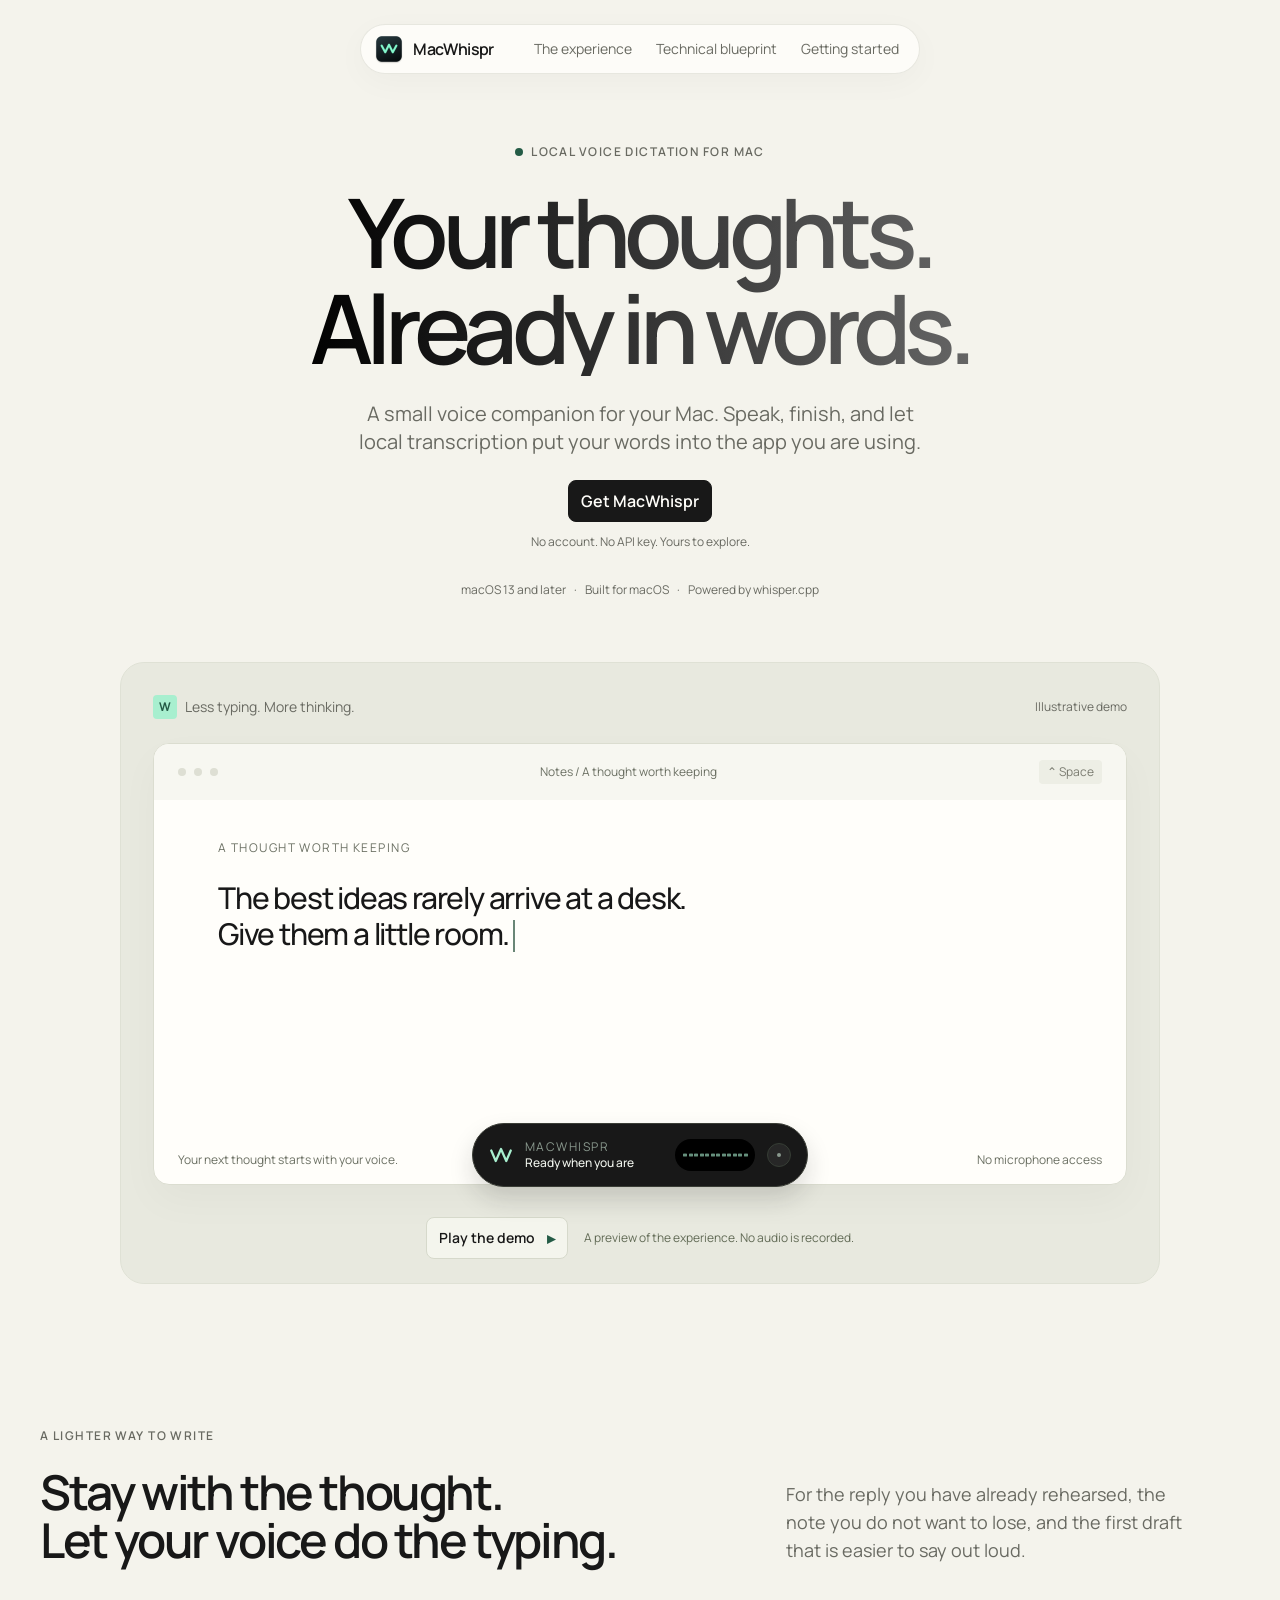
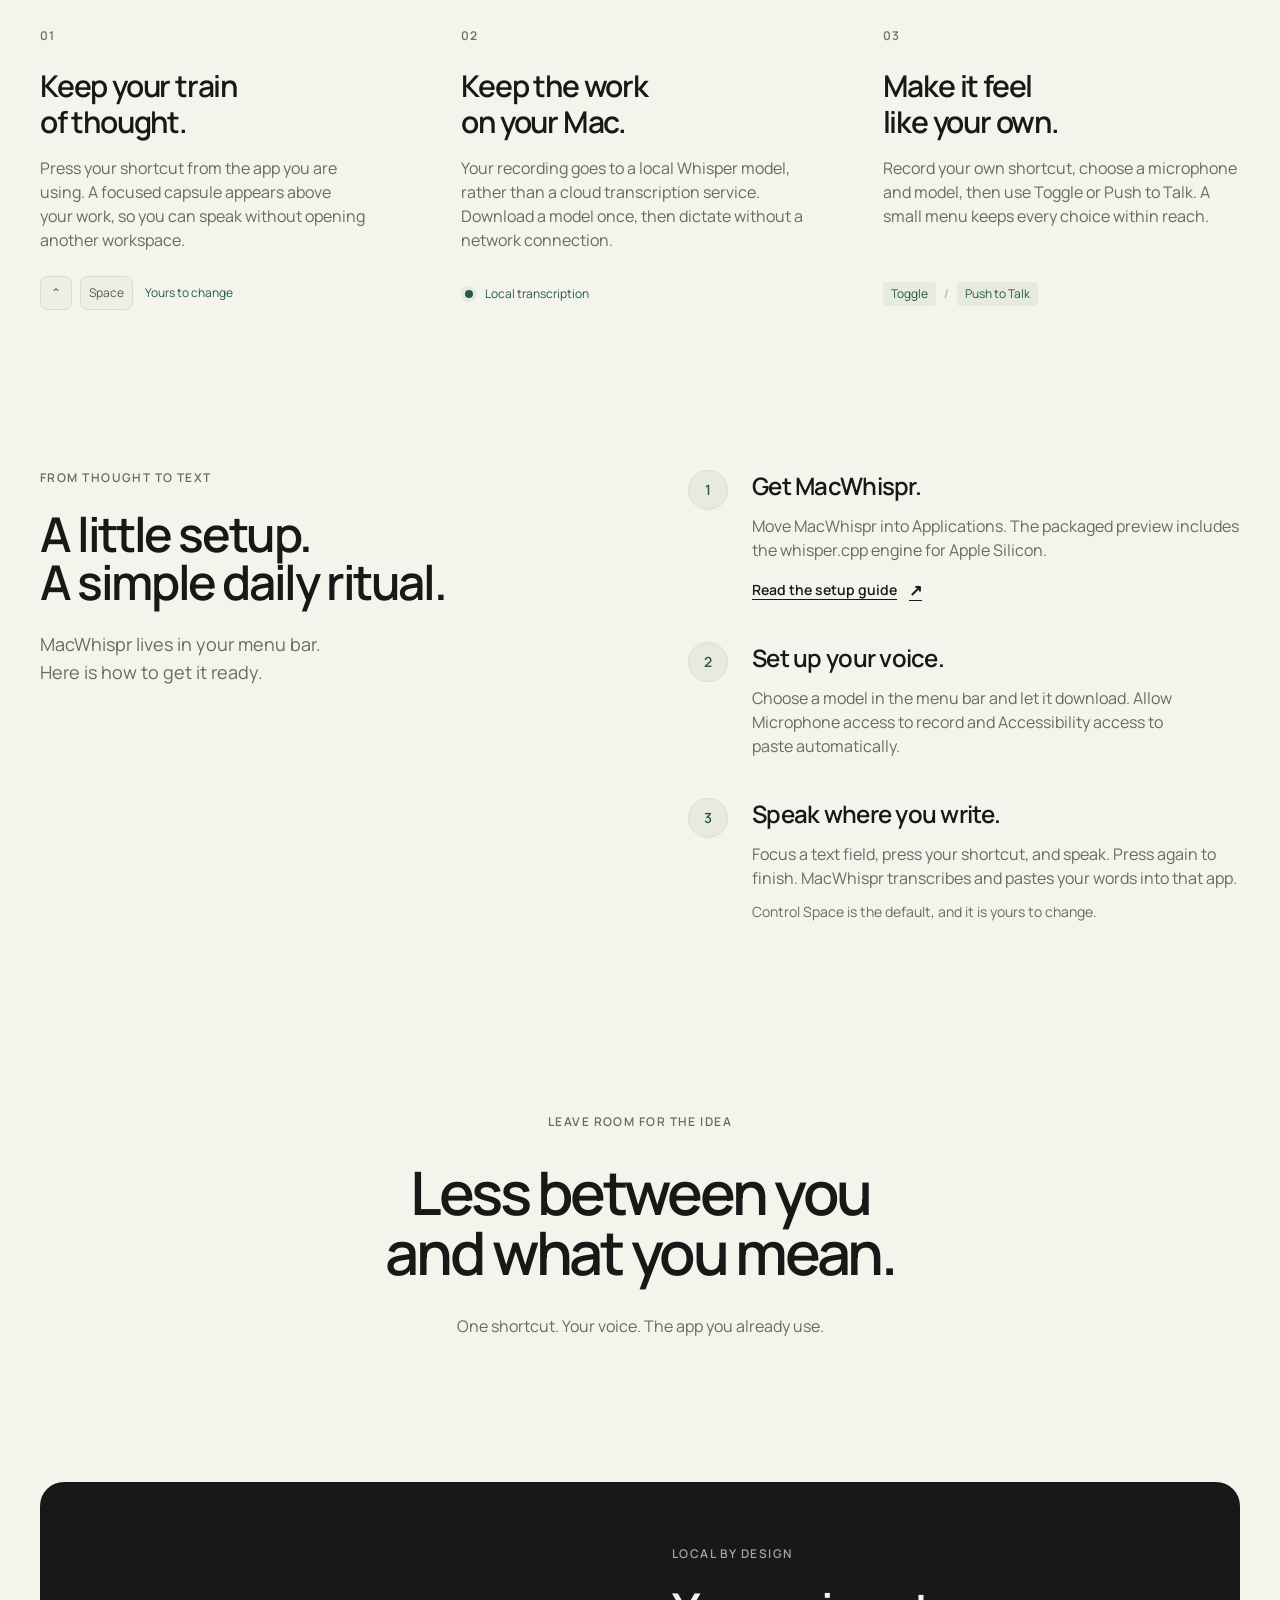
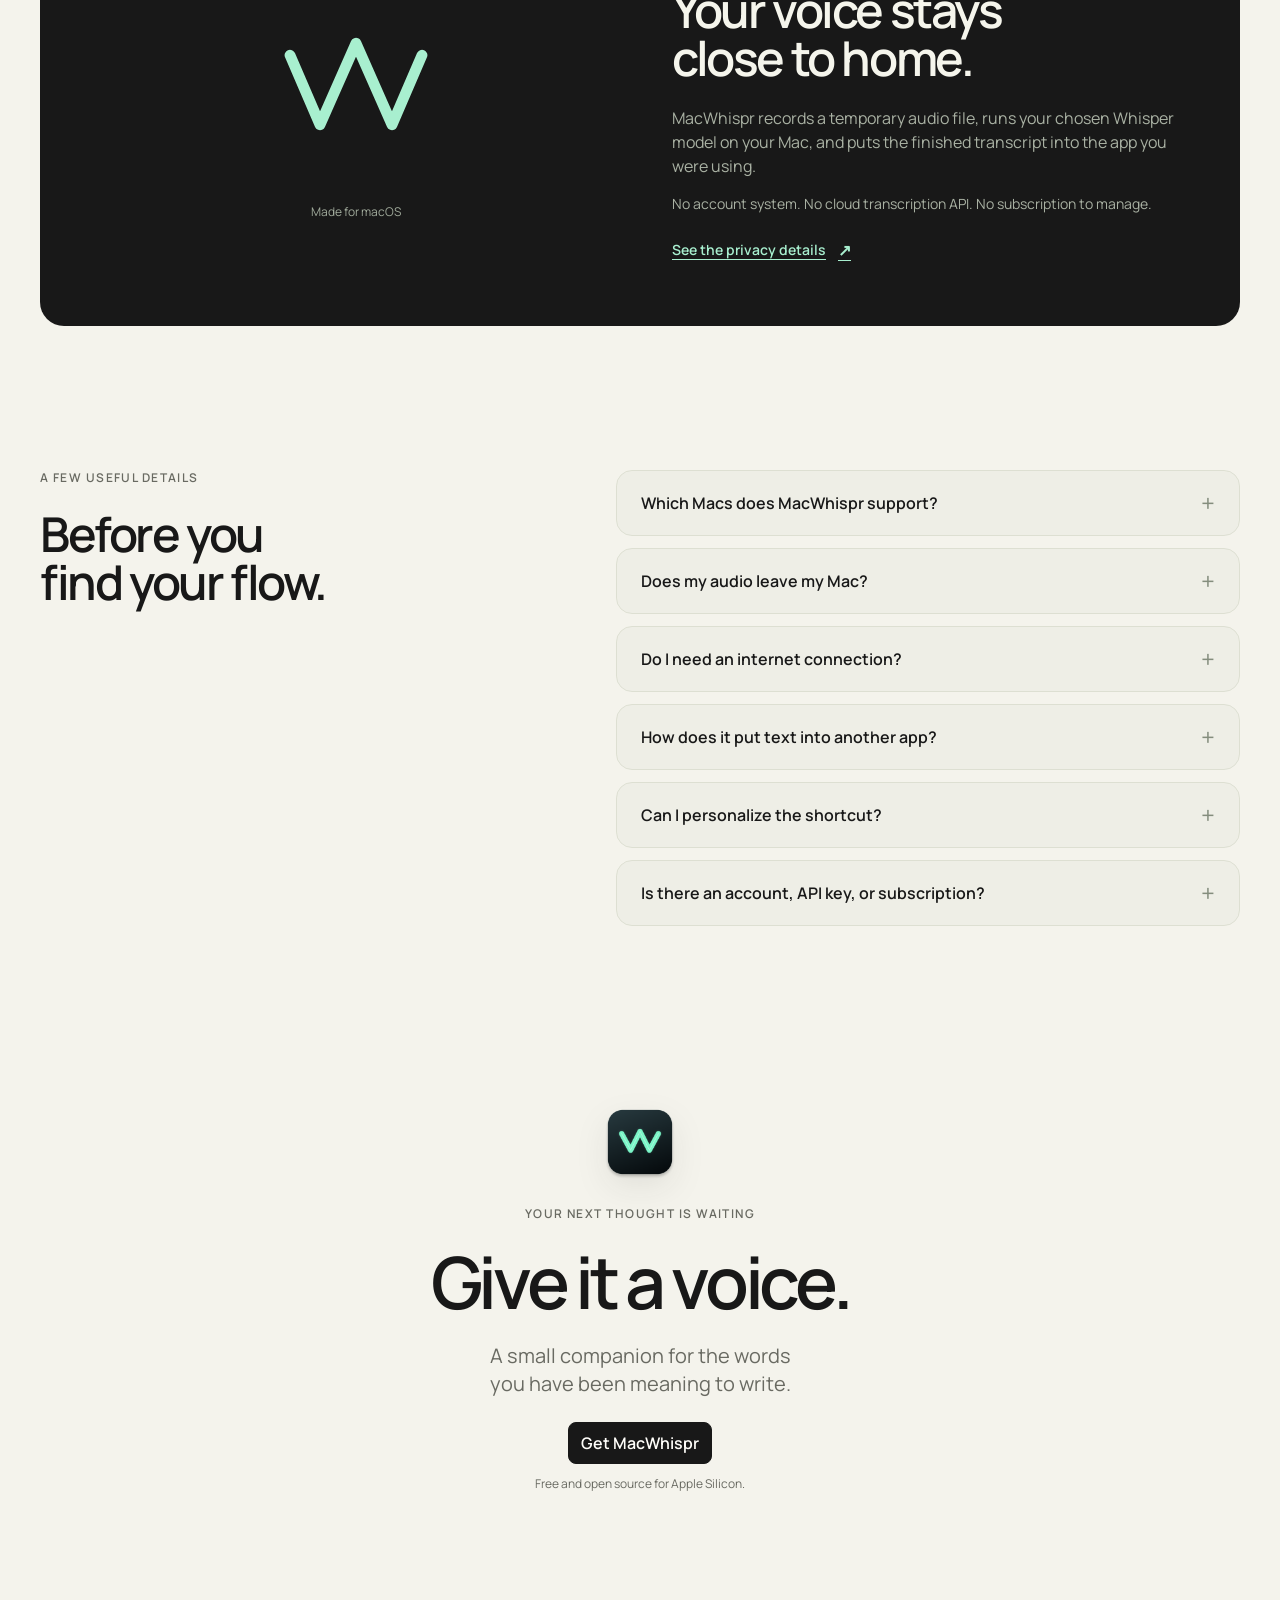
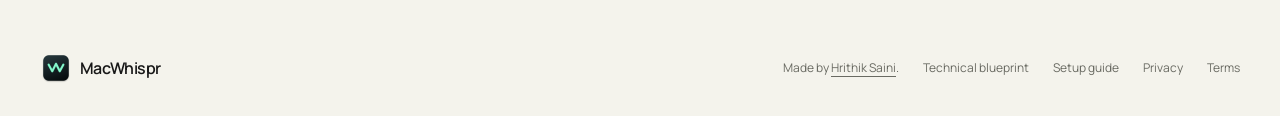
<file: site/index.html>
<!doctype html>
<html lang="en">
<head>
  <meta charset="utf-8">
  <meta name="viewport" content="width=device-width, initial-scale=1">
  <meta name="theme-color" content="#f4f3ec">
  <title>MacWhispr — Local voice dictation for Mac</title>
  <meta name="description" content="Turn speech into text in the app you use. MacWhispr brings local whisper.cpp dictation, a focused voice capsule, and your own shortcut to macOS.">
  <meta property="og:type" content="website">
  <meta property="og:title" content="MacWhispr — Your thoughts. Already in words.">
  <meta property="og:description" content="A small voice companion for your Mac. Local transcription. A shortcut away.">
  <meta property="og:image" content="assets/brand/social-card.png">
  <meta property="og:image:alt" content="MacWhispr, local voice dictation for Mac">
  <meta name="twitter:card" content="summary_large_image">
  <meta name="twitter:title" content="MacWhispr — Local voice dictation for Mac">
  <meta name="twitter:description" content="Your thoughts. Already in words.">
  <meta name="twitter:image" content="assets/brand/social-card.png">
  <link rel="icon" type="image/png" href="assets/brand/favicon.png">
  <link rel="apple-touch-icon" href="assets/brand/apple-touch-icon.png">
  <link rel="preload" href="assets/fonts/manrope-variable.ttf" as="font" type="font/ttf" crossorigin>
  <link rel="stylesheet" href="styles.css">
  <script defer src="app.js"></script>
</head>
<body>
  <a class="skip-link" href="#main">Skip to content</a>
  <header class="site-header">
    <nav class="island-nav" aria-label="Main navigation">
      <a class="brand" href="index.html" aria-label="MacWhispr home" aria-current="page"><img src="assets/brand/app-icon.png" width="32" height="32" alt=""><span>MacWhispr</span></a>
      <div class="desktop-nav"><a href="#experience">The experience</a><a href="design.html">Technical blueprint</a><a href="#setup">Getting started</a></div>
      <button class="menu-toggle" type="button" aria-expanded="false" aria-controls="menu-dialog" aria-label="Open navigation"><span></span><span></span></button>
    </nav>
  </header>
  <div class="menu-dialog" id="menu-dialog" role="dialog" aria-modal="true" aria-label="Navigation" hidden>
    <div class="menu-content"><p class="eyebrow">A little space to think</p><nav aria-label="Expanded navigation"><a href="#experience">The experience</a><a href="design.html">Technical blueprint</a><a href="#setup">Getting started</a><a href="#questions">Questions</a></nav><p class="menu-footnote">Made for your Mac. Built by Hrithik Saini.</p></div>
  </div>

  <main id="main">
    <section class="hero section-shell" aria-labelledby="hero-title">
      <div class="hero-copy reveal">
        <p class="eyebrow hero-eyebrow"><span class="status-dot" aria-hidden="true"></span>Local voice dictation for Mac</p>
        <h1 id="hero-title">Your thoughts.<br>Already in words.</h1>
        <p class="hero-description">A small voice companion for your Mac. Speak, finish, and let local transcription put your words into the app you are using.</p>
        <a class="button button-dark" href="https://github.com/hrithiksaini99/MacWhispr/releases/latest">Get MacWhispr</a>
        <p class="cta-note">No account. No API key. Yours to explore.</p>
        <div class="hero-proof"><span>macOS 13 and later</span><span aria-hidden="true">·</span><span>Built for macOS</span><span aria-hidden="true">·</span><span>Powered by whisper.cpp</span></div>
      </div>
      <div class="demo-stage reveal" aria-label="An illustrative demo of MacWhispr">
        <div class="demo-note"><span class="mini-mark" aria-hidden="true">W</span><span>Less typing. More thinking.</span><span class="demo-indication">Illustrative demo</span></div>
        <div class="writing-window">
          <div class="window-top"><div class="traffic-lights" aria-hidden="true"><span></span><span></span><span></span></div><span>Notes / A thought worth keeping</span><span class="window-shortcut">⌃ Space</span></div>
          <div class="writing-body"><p class="document-label">A thought worth keeping</p><p class="document-text" id="demo-text">The best ideas rarely arrive at a desk.<br>Give them a little room.</p><span class="text-caret" aria-hidden="true"></span></div>
          <div class="document-foot"><span id="demo-hint">Your next thought starts with your voice.</span><span class="demo-no-mic">No microphone access</span></div>
        </div>
        <div class="demo-capsule" data-state="idle" aria-hidden="true">
          <svg class="capsule-mark" viewBox="0 0 32 32" fill="none"><path d="M3 10L9 24L16 8L23 24L29 10" stroke="currentColor" stroke-width="3" stroke-linecap="round" stroke-linejoin="round"/></svg>
          <div class="capsule-label"><span>MACWHISPR</span><strong id="capsule-status">Ready when you are</strong></div>
          <div class="capsule-signal"><i></i><i></i><i></i><i></i><i></i><i></i><i></i><i></i><i></i><i></i><i></i><i></i></div>
          <span class="capsule-end"><span></span></span>
        </div>
        <div class="demo-controls"><button class="demo-button" id="demo-play" type="button">Play the demo<span class="play-symbol" aria-hidden="true">▸</span></button><p id="demo-status" class="demo-status" role="status" aria-live="polite">A preview of the experience. No audio is recorded.</p></div>
      </div>
    </section>

    <section class="experience section-shell" id="experience" aria-labelledby="experience-title">
      <div class="section-intro reveal"><p class="eyebrow">A lighter way to write</p><h2 id="experience-title">Stay with the thought.<br>Let your voice do the typing.</h2><p>For the reply you have already rehearsed, the note you do not want to lose, and the first draft that is easier to say out loud.</p></div>
      <div class="benefits">
        <article class="benefit reveal"><span class="section-number">01</span><h3>Keep your train<br>of thought.</h3><p>Press your shortcut from the app you are using. A focused capsule appears above your work, so you can speak without opening another workspace.</p><div class="benefit-detail shortcut-detail"><kbd>⌃</kbd><kbd>Space</kbd><span>Yours to change</span></div></article>
        <article class="benefit reveal"><span class="section-number">02</span><h3>Keep the work<br>on your Mac.</h3><p>Your recording goes to a local Whisper model, rather than a cloud transcription service. Download a model once, then dictate without a network connection.</p><div class="benefit-detail"><span class="local-signal" aria-hidden="true"></span><span>Local transcription</span></div></article>
        <article class="benefit reveal"><span class="section-number">03</span><h3>Make it feel<br>like your own.</h3><p>Record your own shortcut, choose a microphone and model, then use Toggle or Push to Talk. A small menu keeps every choice within reach.</p><div class="benefit-detail"><span class="mode-label">Toggle</span><span class="mode-divider" aria-hidden="true">/</span><span class="mode-label">Push to Talk</span></div></article>
      </div>
    </section>

    <section class="setup section-shell" id="setup" aria-labelledby="setup-title">
      <div class="setup-heading reveal"><p class="eyebrow">From thought to text</p><h2 id="setup-title">A little setup.<br>A simple daily ritual.</h2><p>MacWhispr lives in your menu bar.<br>Here is how to get it ready.</p></div>
      <ol class="setup-steps">
        <li class="setup-step reveal"><span class="step-number">1</span><div><h3>Get MacWhispr.</h3><p>Move MacWhispr into Applications. The packaged preview includes the whisper.cpp engine for Apple Silicon.</p><a class="text-link" href="setup.html">Read the setup guide <span aria-hidden="true">↗</span></a></div></li>
        <li class="setup-step reveal"><span class="step-number">2</span><div><h3>Set up your voice.</h3><p>Choose a model in the menu bar and let it download. Allow Microphone access to record and Accessibility access to paste automatically.</p></div></li>
        <li class="setup-step reveal"><span class="step-number">3</span><div><h3>Speak where you write.</h3><p>Focus a text field, press your shortcut, and speak. Press again to finish. MacWhispr transcribes and pastes your words into that app.</p><p class="step-aside">Control Space is the default, and it is yours to change.</p></div></li>
      </ol>
    </section>

    <section class="tagline-section section-shell" aria-labelledby="tagline-title"><p class="eyebrow reveal">Leave room for the idea</p><h2 class="word-reveal" id="tagline-title"><span>Less</span> <span>between</span> <span>you</span><br><span>and</span> <span>what</span> <span>you</span> <span>mean.</span></h2><p class="tagline-note reveal">One shortcut. Your voice. The app you already use.</p></section>

    <section class="source-section section-shell" aria-labelledby="source-title"><div class="source-panel reveal"><div class="source-art" aria-hidden="true"><svg viewBox="0 0 160 160" fill="none"><path d="M25 56L50 114L80 46L110 114L135 56" stroke="currentColor" stroke-width="9" stroke-linecap="round" stroke-linejoin="round"/></svg><span>Made for macOS</span></div><div class="source-copy"><p class="eyebrow">Local by design</p><h2 id="source-title">Your voice stays<br>close to home.</h2><p>MacWhispr records a temporary audio file, runs your chosen Whisper model on your Mac, and puts the finished transcript into the app you were using.</p><p class="source-details">No account system. No cloud transcription API. No subscription to manage.</p><a class="text-link light-link" href="privacy.html">See the privacy details <span aria-hidden="true">↗</span></a></div></div></section>

    <section class="faq section-shell" id="questions" aria-labelledby="faq-title"><div class="faq-heading reveal"><p class="eyebrow">A few useful details</p><h2 id="faq-title">Before you<br>find your flow.</h2></div><div class="faq-list reveal">
      <details><summary>Which Macs does MacWhispr support?<span aria-hidden="true">+</span></summary><div><p>MacWhispr targets macOS 13 or later. It has been built and exercised on Apple Silicon. Intel is supported by the package configuration and engine lookup paths, but has not yet been verified on an Intel Mac.</p></div></details>
      <details><summary>Does my audio leave my Mac?<span aria-hidden="true">+</span></summary><div><p>MacWhispr transcribes your recording locally through whisper.cpp. Audio is not uploaded for transcription. Temporary recordings are removed after processing, although an abrupt exit can leave temporary files behind. Your latest transcript stays on the clipboard.</p><p>Model downloads contact Hugging Face. See the <a href="privacy.html">privacy details</a> for storage and logging information.</p></div></details>
      <details><summary>Do I need an internet connection?<span aria-hidden="true">+</span></summary><div><p>You need internet access to download MacWhispr and a model. The Apple Silicon preview includes the transcription engine. Once a model is installed, recording and transcription run locally without a network connection.</p></div></details>
      <details><summary>How does it put text into another app?<span aria-hidden="true">+</span></summary><div><p>MacWhispr remembers the app that was active when recording started, puts the transcript on the clipboard, and sends Command V with Accessibility permission. You can paste manually if that permission is unavailable. Some secure fields and apps may reject automated paste.</p></div></details>
      <details><summary>Can I personalize the shortcut?<span aria-hidden="true">+</span></summary><div><p>Yes. Open Shortcut in the menu and press a combination using Command, Option, or Control. MacWhispr checks that the shortcut is available before saving it. The menu also includes microphone, model, Toggle, and Push to Talk choices.</p></div></details>
      <details><summary>Is there an account, API key, or subscription?<span aria-hidden="true">+</span></summary><div><p>No. MacWhispr uses a local engine and model files. The developer preview does not require an account or paid API service. You will need space for a model, a compatible Mac, and the system permissions described in the setup guide.</p></div></details>
    </div></section>

    <section class="final-cta section-shell" id="get" aria-labelledby="final-title"><div class="reveal"><img class="final-icon" src="assets/brand/app-icon.png" width="80" height="80" alt="MacWhispr app icon"><p class="eyebrow">Your next thought is waiting</p><h2 id="final-title">Give it a voice.</h2><p>A small companion for the words<br>you have been meaning to write.</p><a class="button button-dark" href="https://github.com/hrithiksaini99/MacWhispr/releases/latest">Get MacWhispr</a><p class="cta-note">Free and open source for Apple Silicon.</p></div></section>
  </main>

  <footer class="site-footer section-shell"><a class="brand" href="index.html" aria-label="MacWhispr home"><img src="assets/brand/app-icon.png" width="32" height="32" alt=""><span>MacWhispr</span></a><p>Made by <a href="https://github.com/hrithiksaini99">Hrithik Saini</a>.</p><nav aria-label="Footer navigation"><a href="design.html">Technical blueprint</a><a href="setup.html">Setup guide</a><a href="privacy.html">Privacy</a><a href="terms.html">Terms</a></nav></footer>
</body>
</html>
</file>
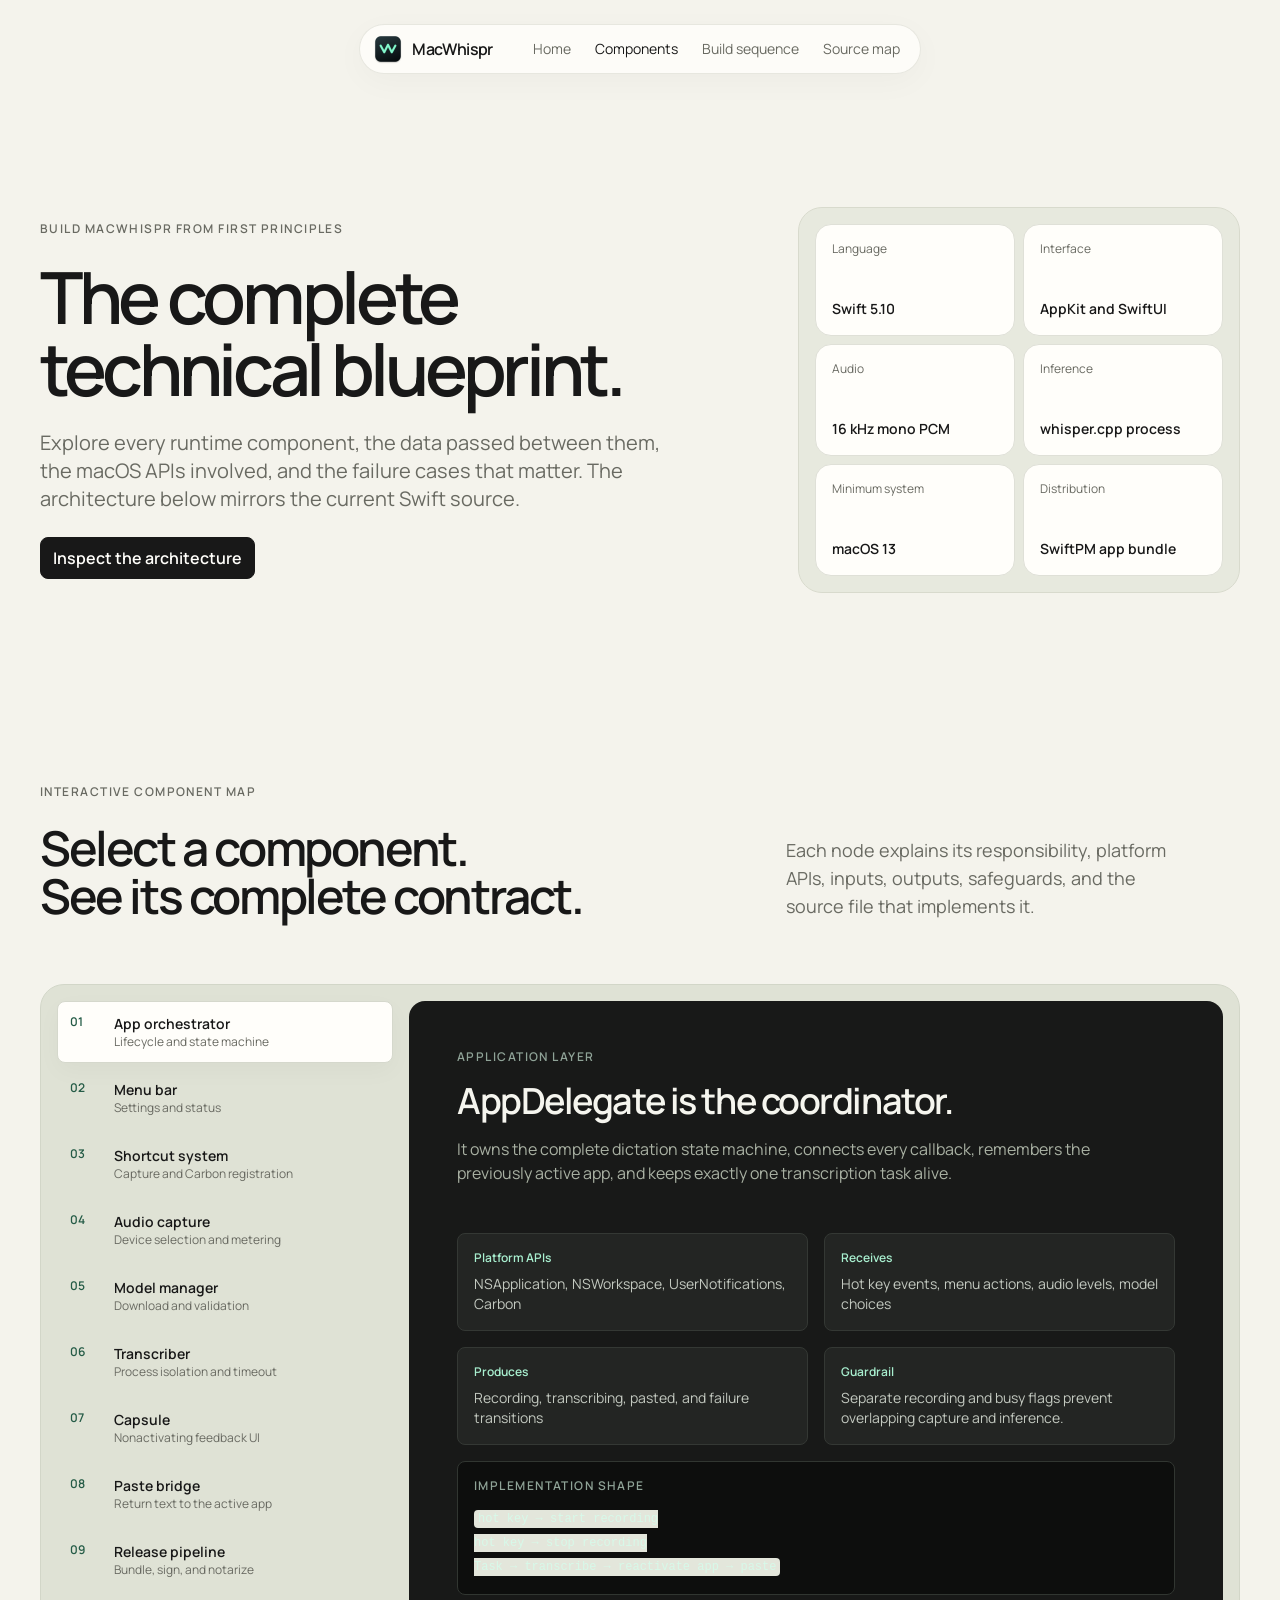
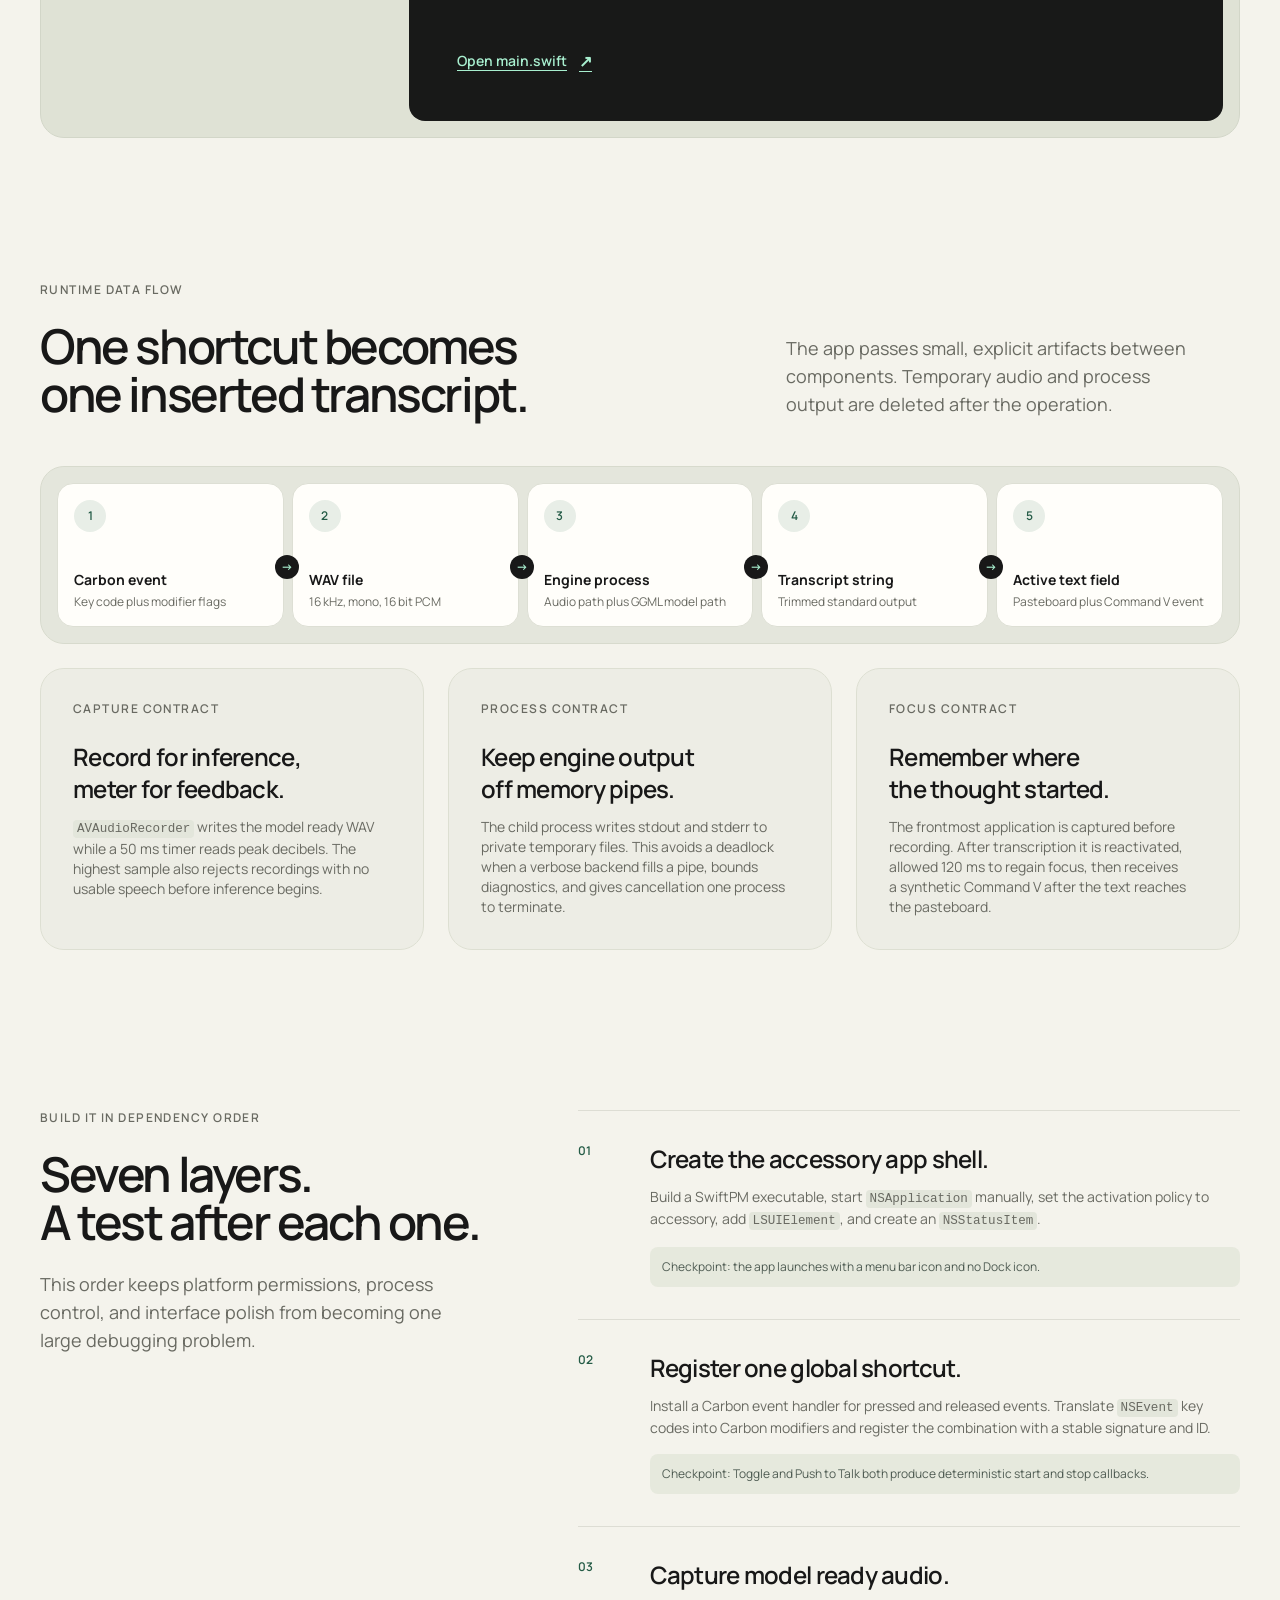
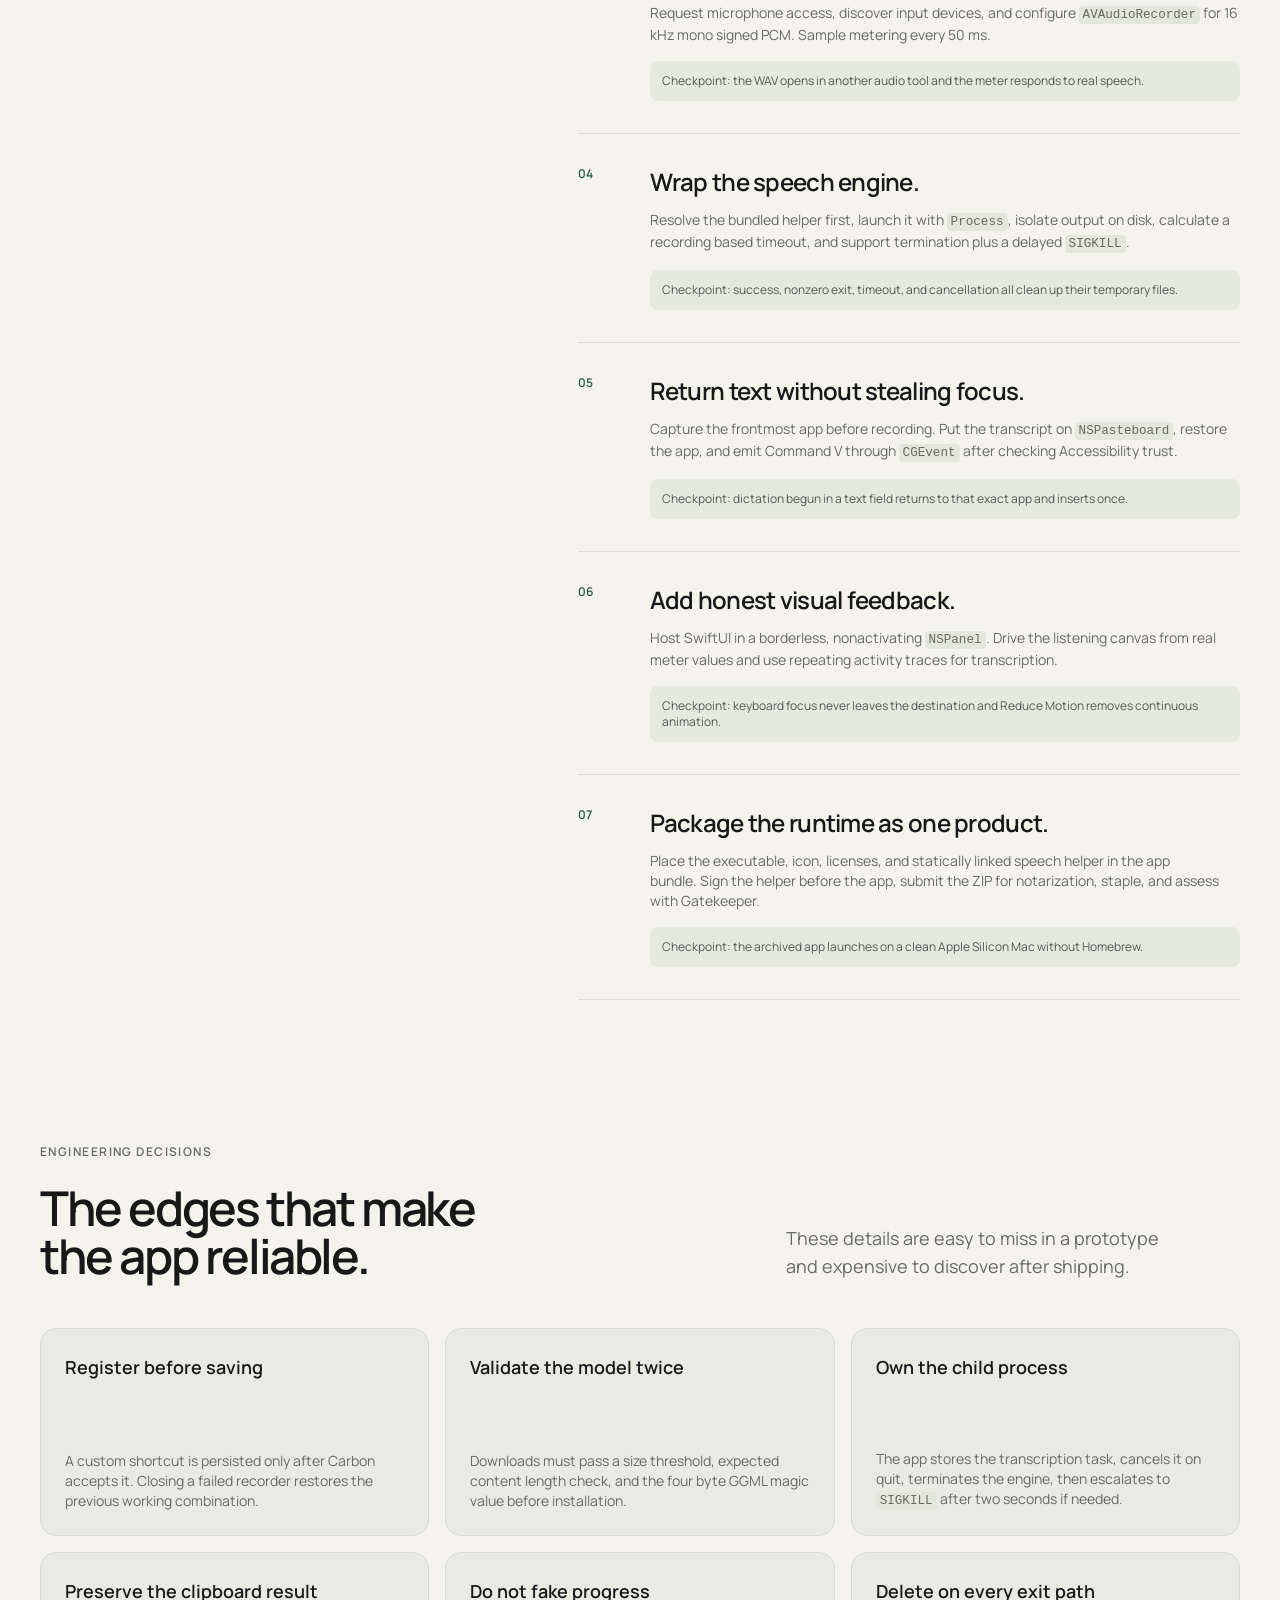
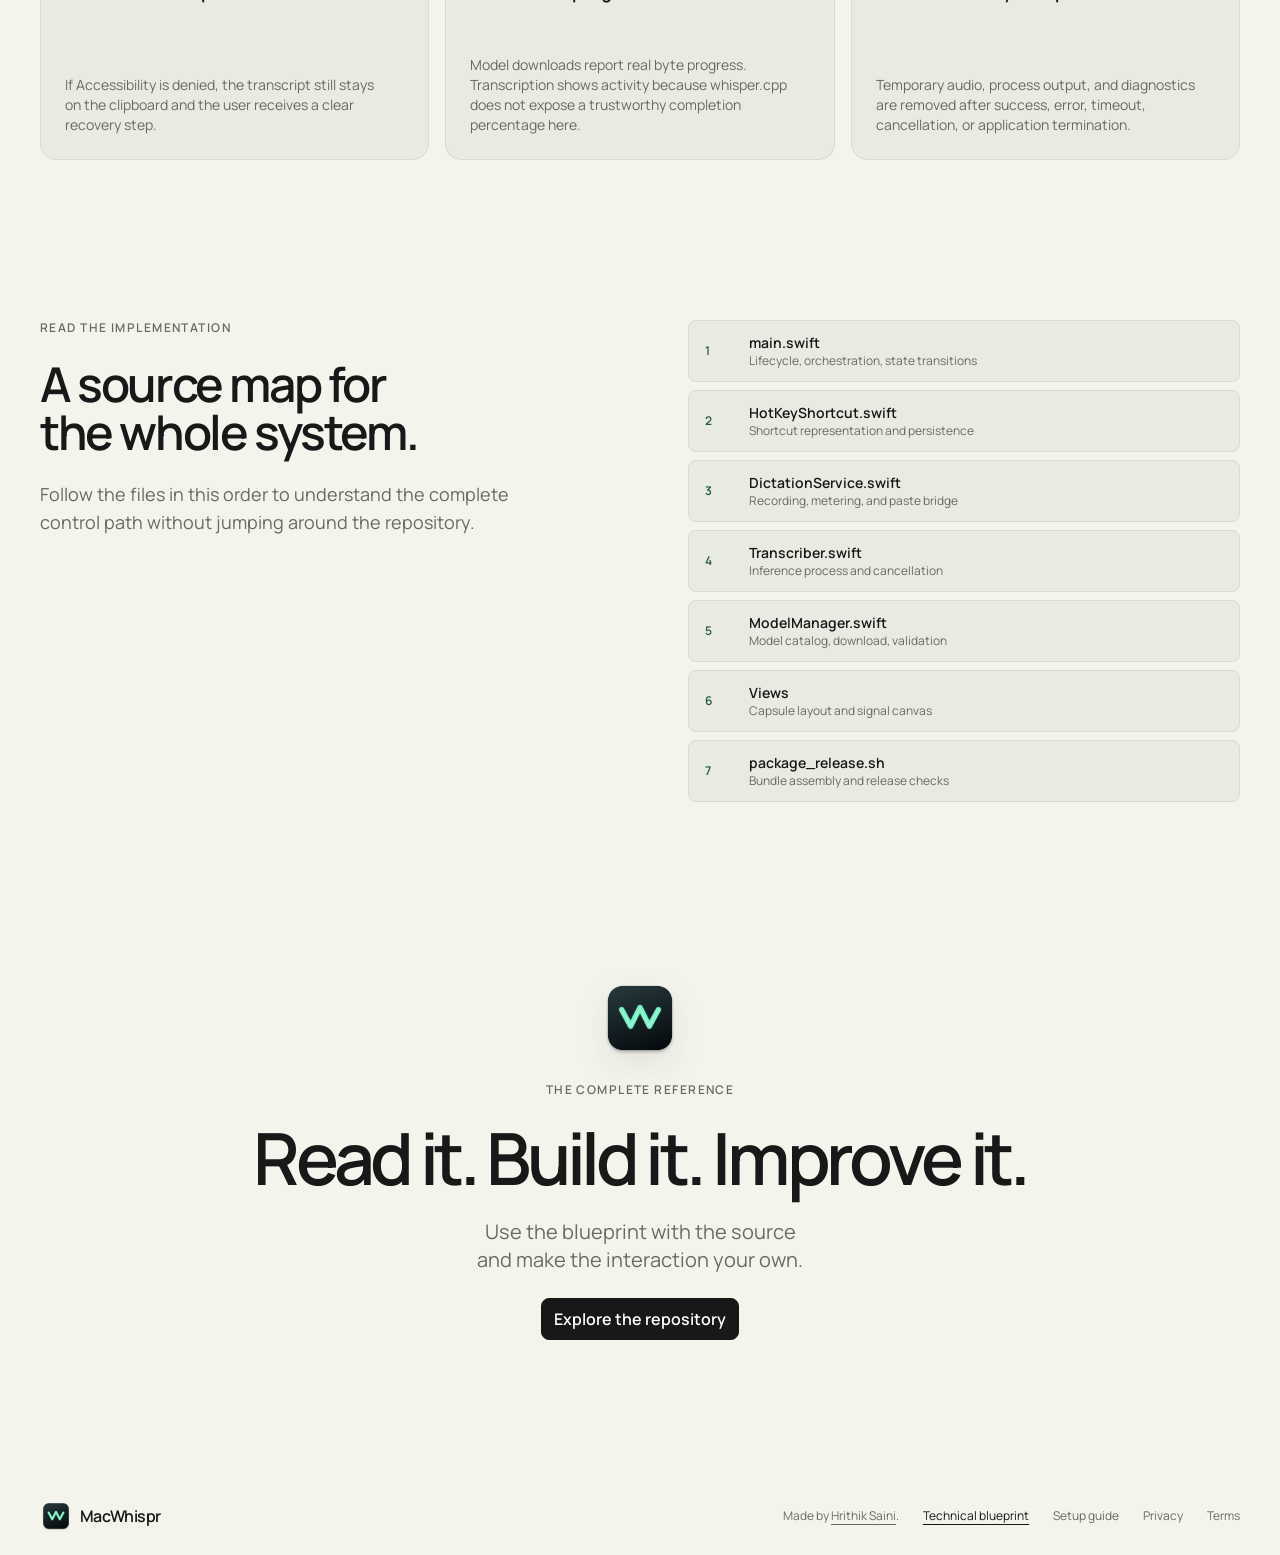
<file: site/design.html>
<!doctype html>
<html lang="en">
<head>
  <meta charset="utf-8">
  <meta name="viewport" content="width=device-width, initial-scale=1">
  <meta name="theme-color" content="#f4f3ec">
  <title>Technical blueprint — MacWhispr</title>
  <meta name="description" content="An interactive, component by component blueprint for building a native local dictation app for macOS.">
  <meta property="og:type" content="website">
  <meta property="og:title" content="MacWhispr technical blueprint">
  <meta property="og:description" content="Explore the components, data flow, platform APIs, failure handling, and build sequence behind MacWhispr.">
  <meta property="og:image" content="assets/brand/social-card.png">
  <meta property="og:image:alt" content="MacWhispr, local voice dictation for Mac">
  <meta name="twitter:card" content="summary_large_image">
  <link rel="icon" type="image/png" href="assets/brand/favicon.png">
  <link rel="apple-touch-icon" href="assets/brand/apple-touch-icon.png">
  <link rel="preload" href="assets/fonts/manrope-variable.ttf" as="font" type="font/ttf" crossorigin>
  <link rel="stylesheet" href="styles.css">
  <script defer src="app.js"></script>
  <script defer src="design.js"></script>
</head>
<body>
  <a class="skip-link" href="#main">Skip to content</a>
  <header class="site-header">
    <nav class="island-nav" aria-label="Main navigation">
      <a class="brand" href="index.html" aria-label="MacWhispr home"><img src="assets/brand/app-icon.png" width="32" height="32" alt=""><span>MacWhispr</span></a>
      <div class="desktop-nav"><a href="index.html">Home</a><a href="#components" aria-current="page">Components</a><a href="#sequence">Build sequence</a><a href="#source-map">Source map</a></div>
      <button class="menu-toggle" type="button" aria-expanded="false" aria-controls="menu-dialog" aria-label="Open navigation"><span></span><span></span></button>
    </nav>
  </header>
  <div class="menu-dialog" id="menu-dialog" role="dialog" aria-modal="true" aria-label="Navigation" hidden>
    <div class="menu-content"><p class="eyebrow">Technical blueprint</p><nav aria-label="Expanded navigation"><a href="index.html">Home</a><a href="#components">Components</a><a href="#data-flow">Data flow</a><a href="#sequence">Build sequence</a><a href="#source-map">Source map</a></nav><p class="menu-footnote">Nine components. One local dictation loop.</p></div>
  </div>

  <main id="main">
    <section class="blueprint-hero section-shell" aria-labelledby="blueprint-title">
      <div class="blueprint-hero-copy reveal">
        <p class="eyebrow">Build MacWhispr from first principles</p>
        <h1 id="blueprint-title">The complete<br>technical blueprint.</h1>
        <p>Explore every runtime component, the data passed between them, the macOS APIs involved, and the failure cases that matter. The architecture below mirrors the current Swift source.</p>
        <a class="button button-dark" href="#components">Inspect the architecture</a>
      </div>
      <div class="blueprint-summary reveal" aria-label="MacWhispr technology summary">
        <div><span>Language</span><strong>Swift 5.10</strong></div>
        <div><span>Interface</span><strong>AppKit and SwiftUI</strong></div>
        <div><span>Audio</span><strong>16 kHz mono PCM</strong></div>
        <div><span>Inference</span><strong>whisper.cpp process</strong></div>
        <div><span>Minimum system</span><strong>macOS 13</strong></div>
        <div><span>Distribution</span><strong>SwiftPM app bundle</strong></div>
      </div>
    </section>

    <section class="component-section section-shell" id="components" aria-labelledby="components-title">
      <div class="section-intro reveal"><p class="eyebrow">Interactive component map</p><h2 id="components-title">Select a component.<br>See its complete contract.</h2><p>Each node explains its responsibility, platform APIs, inputs, outputs, safeguards, and the source file that implements it.</p></div>
      <div class="component-workbench reveal">
        <div class="component-map" role="tablist" aria-label="MacWhispr components">
          <button class="component-node is-selected" type="button" role="tab" aria-selected="true" data-component="orchestrator"><span>01</span><strong>App orchestrator</strong><small>Lifecycle and state machine</small></button>
          <button class="component-node" type="button" role="tab" aria-selected="false" data-component="menu"><span>02</span><strong>Menu bar</strong><small>Settings and status</small></button>
          <button class="component-node" type="button" role="tab" aria-selected="false" data-component="shortcut"><span>03</span><strong>Shortcut system</strong><small>Capture and Carbon registration</small></button>
          <button class="component-node" type="button" role="tab" aria-selected="false" data-component="audio"><span>04</span><strong>Audio capture</strong><small>Device selection and metering</small></button>
          <button class="component-node" type="button" role="tab" aria-selected="false" data-component="models"><span>05</span><strong>Model manager</strong><small>Download and validation</small></button>
          <button class="component-node" type="button" role="tab" aria-selected="false" data-component="transcriber"><span>06</span><strong>Transcriber</strong><small>Process isolation and timeout</small></button>
          <button class="component-node" type="button" role="tab" aria-selected="false" data-component="capsule"><span>07</span><strong>Capsule</strong><small>Nonactivating feedback UI</small></button>
          <button class="component-node" type="button" role="tab" aria-selected="false" data-component="paste"><span>08</span><strong>Paste bridge</strong><small>Return text to the active app</small></button>
          <button class="component-node" type="button" role="tab" aria-selected="false" data-component="release"><span>09</span><strong>Release pipeline</strong><small>Bundle, sign, and notarize</small></button>
        </div>
        <article class="component-inspector" aria-live="polite">
          <div class="inspector-heading"><p class="eyebrow" id="component-layer">Application layer</p><h3 id="component-title">AppDelegate is the coordinator.</h3><p id="component-purpose">It owns the complete dictation state machine, connects every callback, remembers the previously active app, and keeps exactly one transcription task alive.</p></div>
          <dl class="contract-grid">
            <div><dt>Platform APIs</dt><dd id="component-apis">NSApplication, NSWorkspace, UserNotifications, Carbon</dd></div>
            <div><dt>Receives</dt><dd id="component-input">Hot key events, menu actions, audio levels, model choices</dd></div>
            <div><dt>Produces</dt><dd id="component-output">Recording, transcribing, pasted, and failure transitions</dd></div>
            <div><dt>Guardrail</dt><dd id="component-guardrail">Separate recording and busy flags prevent overlapping capture and inference.</dd></div>
          </dl>
          <div class="implementation-note"><p class="eyebrow">Implementation shape</p><pre><code id="component-code">hot key → start recording&#10;hot key → stop recording&#10;Task → transcribe → reactivate app → paste</code></pre></div>
          <a class="text-link inspector-source" id="component-source" href="https://github.com/hrithiksaini99/MacWhispr/blob/main/Sources/MacWhispr/main.swift">Open main.swift <span aria-hidden="true">↗</span></a>
        </article>
      </div>
    </section>

    <section class="flow-section section-shell" id="data-flow" aria-labelledby="flow-title">
      <div class="section-intro reveal"><p class="eyebrow">Runtime data flow</p><h2 id="flow-title">One shortcut becomes<br>one inserted transcript.</h2><p>The app passes small, explicit artifacts between components. Temporary audio and process output are deleted after the operation.</p></div>
      <ol class="runtime-flow reveal">
        <li><span class="flow-index">1</span><div><strong>Carbon event</strong><small>Key code plus modifier flags</small></div><b aria-hidden="true">→</b></li>
        <li><span class="flow-index">2</span><div><strong>WAV file</strong><small>16 kHz, mono, 16 bit PCM</small></div><b aria-hidden="true">→</b></li>
        <li><span class="flow-index">3</span><div><strong>Engine process</strong><small>Audio path plus GGML model path</small></div><b aria-hidden="true">→</b></li>
        <li><span class="flow-index">4</span><div><strong>Transcript string</strong><small>Trimmed standard output</small></div><b aria-hidden="true">→</b></li>
        <li><span class="flow-index">5</span><div><strong>Active text field</strong><small>Pasteboard plus Command V event</small></div></li>
      </ol>
      <div class="flow-details reveal">
        <article><p class="eyebrow">Capture contract</p><h3>Record for inference, meter for feedback.</h3><p><code>AVAudioRecorder</code> writes the model ready WAV while a 50 ms timer reads peak decibels. The highest sample also rejects recordings with no usable speech before inference begins.</p></article>
        <article><p class="eyebrow">Process contract</p><h3>Keep engine output off memory pipes.</h3><p>The child process writes stdout and stderr to private temporary files. This avoids a deadlock when a verbose backend fills a pipe, bounds diagnostics, and gives cancellation one process to terminate.</p></article>
        <article><p class="eyebrow">Focus contract</p><h3>Remember where the thought started.</h3><p>The frontmost application is captured before recording. After transcription it is reactivated, allowed 120 ms to regain focus, then receives a synthetic Command V after the text reaches the pasteboard.</p></article>
      </div>
    </section>

    <section class="sequence-section section-shell" id="sequence" aria-labelledby="sequence-title">
      <div class="sequence-heading reveal"><p class="eyebrow">Build it in dependency order</p><h2 id="sequence-title">Seven layers.<br>A test after each one.</h2><p>This order keeps platform permissions, process control, and interface polish from becoming one large debugging problem.</p></div>
      <ol class="build-sequence">
        <li class="reveal"><span>01</span><div><h3>Create the accessory app shell.</h3><p>Build a SwiftPM executable, start <code>NSApplication</code> manually, set the activation policy to accessory, add <code>LSUIElement</code>, and create an <code>NSStatusItem</code>.</p><small>Checkpoint: the app launches with a menu bar icon and no Dock icon.</small></div></li>
        <li class="reveal"><span>02</span><div><h3>Register one global shortcut.</h3><p>Install a Carbon event handler for pressed and released events. Translate <code>NSEvent</code> key codes into Carbon modifiers and register the combination with a stable signature and ID.</p><small>Checkpoint: Toggle and Push to Talk both produce deterministic start and stop callbacks.</small></div></li>
        <li class="reveal"><span>03</span><div><h3>Capture model ready audio.</h3><p>Request microphone access, discover input devices, and configure <code>AVAudioRecorder</code> for 16 kHz mono signed PCM. Sample metering every 50 ms.</p><small>Checkpoint: the WAV opens in another audio tool and the meter responds to real speech.</small></div></li>
        <li class="reveal"><span>04</span><div><h3>Wrap the speech engine.</h3><p>Resolve the bundled helper first, launch it with <code>Process</code>, isolate output on disk, calculate a recording based timeout, and support termination plus a delayed <code>SIGKILL</code>.</p><small>Checkpoint: success, nonzero exit, timeout, and cancellation all clean up their temporary files.</small></div></li>
        <li class="reveal"><span>05</span><div><h3>Return text without stealing focus.</h3><p>Capture the frontmost app before recording. Put the transcript on <code>NSPasteboard</code>, restore the app, and emit Command V through <code>CGEvent</code> after checking Accessibility trust.</p><small>Checkpoint: dictation begun in a text field returns to that exact app and inserts once.</small></div></li>
        <li class="reveal"><span>06</span><div><h3>Add honest visual feedback.</h3><p>Host SwiftUI in a borderless, nonactivating <code>NSPanel</code>. Drive the listening canvas from real meter values and use repeating activity traces for transcription.</p><small>Checkpoint: keyboard focus never leaves the destination and Reduce Motion removes continuous animation.</small></div></li>
        <li class="reveal"><span>07</span><div><h3>Package the runtime as one product.</h3><p>Place the executable, icon, licenses, and statically linked speech helper in the app bundle. Sign the helper before the app, submit the ZIP for notarization, staple, and assess with Gatekeeper.</p><small>Checkpoint: the archived app launches on a clean Apple Silicon Mac without Homebrew.</small></div></li>
      </ol>
    </section>

    <section class="decisions-section section-shell" aria-labelledby="decisions-title">
      <div class="section-intro reveal"><p class="eyebrow">Engineering decisions</p><h2 id="decisions-title">The edges that make<br>the app reliable.</h2><p>These details are easy to miss in a prototype and expensive to discover after shipping.</p></div>
      <div class="decision-grid">
        <article class="reveal"><strong>Register before saving</strong><p>A custom shortcut is persisted only after Carbon accepts it. Closing a failed recorder restores the previous working combination.</p></article>
        <article class="reveal"><strong>Validate the model twice</strong><p>Downloads must pass a size threshold, expected content length check, and the four byte GGML magic value before installation.</p></article>
        <article class="reveal"><strong>Own the child process</strong><p>The app stores the transcription task, cancels it on quit, terminates the engine, then escalates to <code>SIGKILL</code> after two seconds if needed.</p></article>
        <article class="reveal"><strong>Preserve the clipboard result</strong><p>If Accessibility is denied, the transcript still stays on the clipboard and the user receives a clear recovery step.</p></article>
        <article class="reveal"><strong>Do not fake progress</strong><p>Model downloads report real byte progress. Transcription shows activity because whisper.cpp does not expose a trustworthy completion percentage here.</p></article>
        <article class="reveal"><strong>Delete on every exit path</strong><p>Temporary audio, process output, and diagnostics are removed after success, error, timeout, cancellation, or application termination.</p></article>
      </div>
    </section>

    <section class="source-map-section section-shell" id="source-map" aria-labelledby="source-map-title">
      <div class="source-map-copy reveal"><p class="eyebrow">Read the implementation</p><h2 id="source-map-title">A source map for<br>the whole system.</h2><p>Follow the files in this order to understand the complete control path without jumping around the repository.</p></div>
      <ol class="source-file-list reveal">
        <li><span>1</span><a href="https://github.com/hrithiksaini99/MacWhispr/blob/main/Sources/MacWhispr/main.swift"><strong>main.swift</strong><small>Lifecycle, orchestration, state transitions</small></a></li>
        <li><span>2</span><a href="https://github.com/hrithiksaini99/MacWhispr/blob/main/Sources/MacWhispr/Models/HotKeyShortcut.swift"><strong>HotKeyShortcut.swift</strong><small>Shortcut representation and persistence</small></a></li>
        <li><span>3</span><a href="https://github.com/hrithiksaini99/MacWhispr/blob/main/Sources/MacWhispr/DictationService.swift"><strong>DictationService.swift</strong><small>Recording, metering, and paste bridge</small></a></li>
        <li><span>4</span><a href="https://github.com/hrithiksaini99/MacWhispr/blob/main/Sources/MacWhispr/Transcriber.swift"><strong>Transcriber.swift</strong><small>Inference process and cancellation</small></a></li>
        <li><span>5</span><a href="https://github.com/hrithiksaini99/MacWhispr/blob/main/Sources/MacWhispr/ModelManager.swift"><strong>ModelManager.swift</strong><small>Model catalog, download, validation</small></a></li>
        <li><span>6</span><a href="https://github.com/hrithiksaini99/MacWhispr/tree/main/Sources/MacWhispr/Views"><strong>Views</strong><small>Capsule layout and signal canvas</small></a></li>
        <li><span>7</span><a href="https://github.com/hrithiksaini99/MacWhispr/blob/main/script/package_release.sh"><strong>package_release.sh</strong><small>Bundle assembly and release checks</small></a></li>
      </ol>
    </section>

    <section class="final-cta section-shell" aria-labelledby="blueprint-final-title"><div class="reveal"><img class="final-icon" src="assets/brand/app-icon.png" width="80" height="80" alt="MacWhispr app icon"><p class="eyebrow">The complete reference</p><h2 id="blueprint-final-title">Read it. Build it. Improve it.</h2><p>Use the blueprint with the source<br>and make the interaction your own.</p><a class="button button-dark" href="https://github.com/hrithiksaini99/MacWhispr">Explore the repository</a></div></section>
  </main>

  <footer class="site-footer section-shell"><a class="brand" href="index.html" aria-label="MacWhispr home"><img src="assets/brand/app-icon.png" width="32" height="32" alt=""><span>MacWhispr</span></a><p>Made by <a href="https://github.com/hrithiksaini99">Hrithik Saini</a>.</p><nav aria-label="Footer navigation"><a href="design.html" aria-current="page">Technical blueprint</a><a href="setup.html">Setup guide</a><a href="privacy.html">Privacy</a><a href="terms.html">Terms</a></nav></footer>
</body>
</html>
</file>
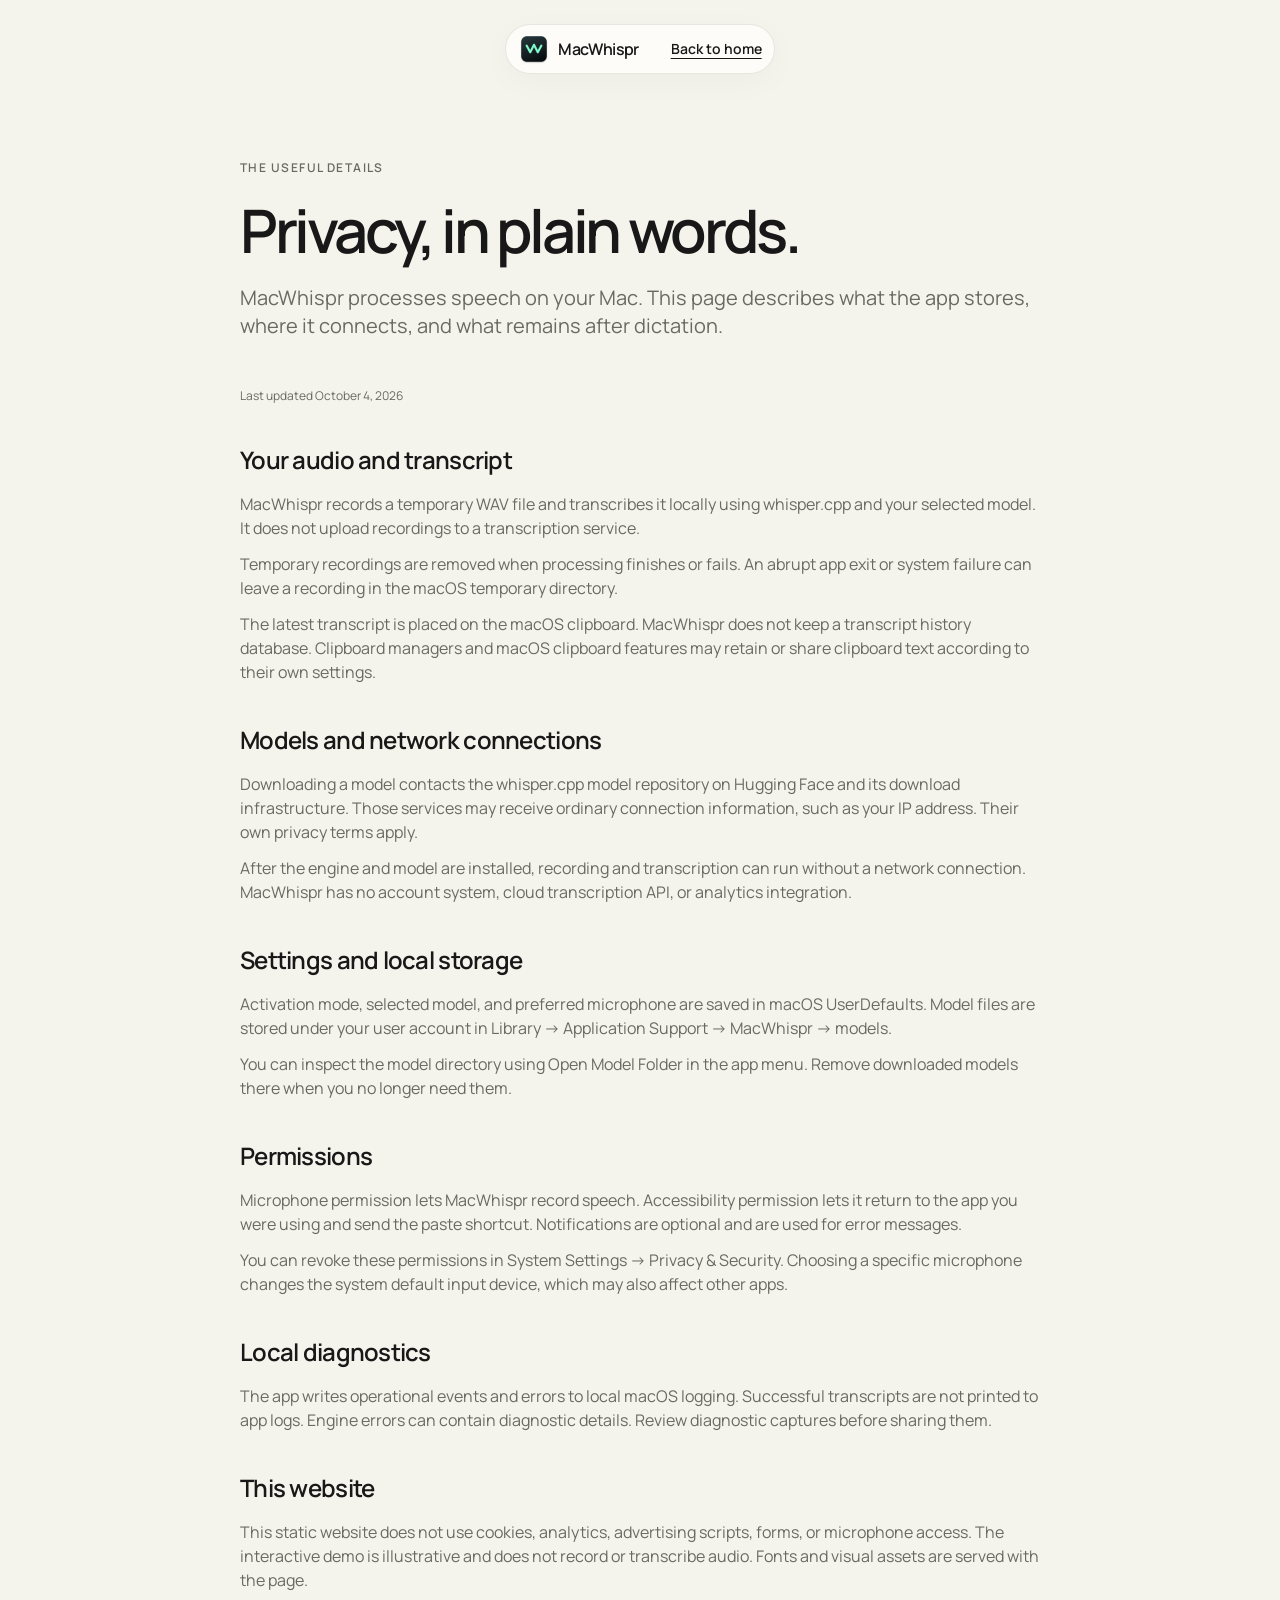
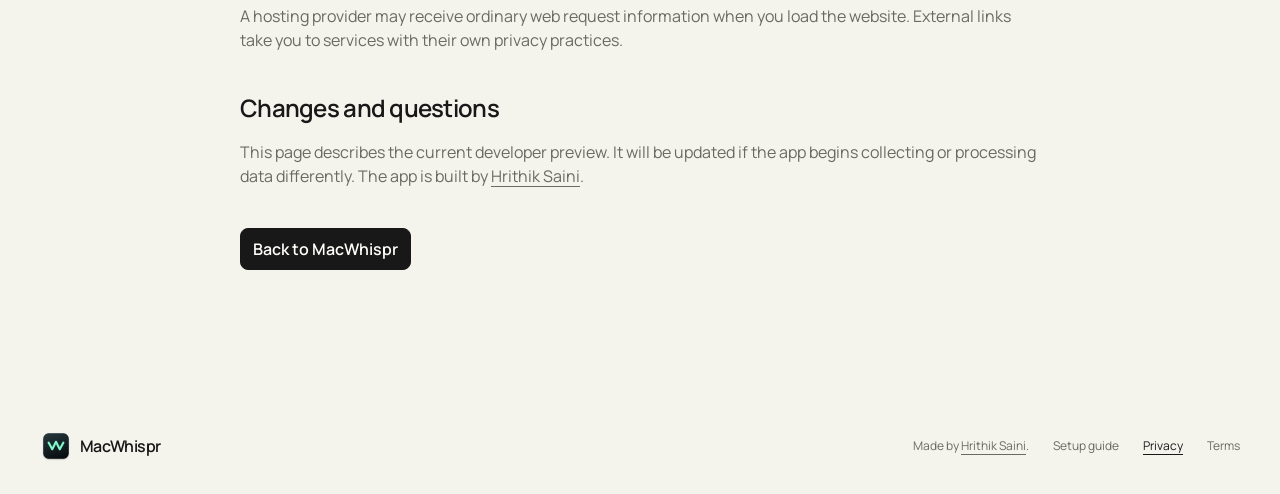
<file: site/privacy.html>
<!doctype html>
<html lang="en"><head><meta charset="utf-8"><meta name="viewport" content="width=device-width, initial-scale=1"><meta name="theme-color" content="#f4f3ec"><title>Privacy — MacWhispr</title><meta name="description" content="How MacWhispr handles local recordings, models, clipboard text, permissions, and website data."><meta property="og:type" content="website"><meta property="og:title" content="MacWhispr — Local voice dictation for Mac"><meta property="og:image" content="assets/brand/social-card.png"><meta name="twitter:card" content="summary_large_image"><link rel="icon" type="image/png" href="assets/brand/favicon.png"><link rel="stylesheet" href="styles.css"></head>
<body><a class="skip-link" href="#main">Skip to content</a><header class="site-header"><nav class="island-nav" aria-label="Main navigation"><a class="brand" href="index.html" aria-label="MacWhispr home"><img src="assets/brand/app-icon.png" width="32" height="32" alt=""><span>MacWhispr</span></a><a class="text-link" href="index.html">Back to home</a></nav></header>
<main class="legal-main section-shell" id="main"><p class="eyebrow">The useful details</p><h1>Privacy, in plain words.</h1><p class="legal-lede">MacWhispr processes speech on your Mac. This page describes what the app stores, where it connects, and what remains after dictation.</p><p class="cta-note">Last updated October 4, 2026</p>
<section><h2>Your audio and transcript</h2><p>MacWhispr records a temporary WAV file and transcribes it locally using whisper.cpp and your selected model. It does not upload recordings to a transcription service.</p><p>Temporary recordings are removed when processing finishes or fails. An abrupt app exit or system failure can leave a recording in the macOS temporary directory.</p><p>The latest transcript is placed on the macOS clipboard. MacWhispr does not keep a transcript history database. Clipboard managers and macOS clipboard features may retain or share clipboard text according to their own settings.</p></section>
<section><h2>Models and network connections</h2><p>Downloading a model contacts the whisper.cpp model repository on Hugging Face and its download infrastructure. Those services may receive ordinary connection information, such as your IP address. Their own privacy terms apply.</p><p>After the engine and model are installed, recording and transcription can run without a network connection. MacWhispr has no account system, cloud transcription API, or analytics integration.</p></section>
<section><h2>Settings and local storage</h2><p>Activation mode, selected model, and preferred microphone are saved in macOS UserDefaults. Model files are stored under your user account in Library → Application Support → MacWhispr → models.</p><p>You can inspect the model directory using Open Model Folder in the app menu. Remove downloaded models there when you no longer need them.</p></section>
<section><h2>Permissions</h2><p>Microphone permission lets MacWhispr record speech. Accessibility permission lets it return to the app you were using and send the paste shortcut. Notifications are optional and are used for error messages.</p><p>You can revoke these permissions in System Settings → Privacy &amp; Security. Choosing a specific microphone changes the system default input device, which may also affect other apps.</p></section>
<section><h2>Local diagnostics</h2><p>The app writes operational events and errors to local macOS logging. Successful transcripts are not printed to app logs. Engine errors can contain diagnostic details. Review diagnostic captures before sharing them.</p></section>
<section><h2>This website</h2><p>This static website does not use cookies, analytics, advertising scripts, forms, or microphone access. The interactive demo is illustrative and does not record or transcribe audio. Fonts and visual assets are served with the page.</p><p>A hosting provider may receive ordinary web request information when you load the website. External links take you to services with their own privacy practices.</p></section>
<section><h2>Changes and questions</h2><p>This page describes the current developer preview. It will be updated if the app begins collecting or processing data differently. The app is built by <a href="https://github.com/hrithiksaini99">Hrithik Saini</a>.</p></section>
<a class="button button-dark" href="index.html">Back to MacWhispr</a></main>
<footer class="site-footer section-shell"><a class="brand" href="index.html"><img src="assets/brand/app-icon.png" width="32" height="32" alt=""><span>MacWhispr</span></a><p>Made by <a href="https://github.com/hrithiksaini99">Hrithik Saini</a>.</p><nav aria-label="Footer navigation"><a href="setup.html">Setup guide</a><a href="privacy.html" aria-current="page">Privacy</a><a href="terms.html">Terms</a></nav></footer></body></html>
</file>
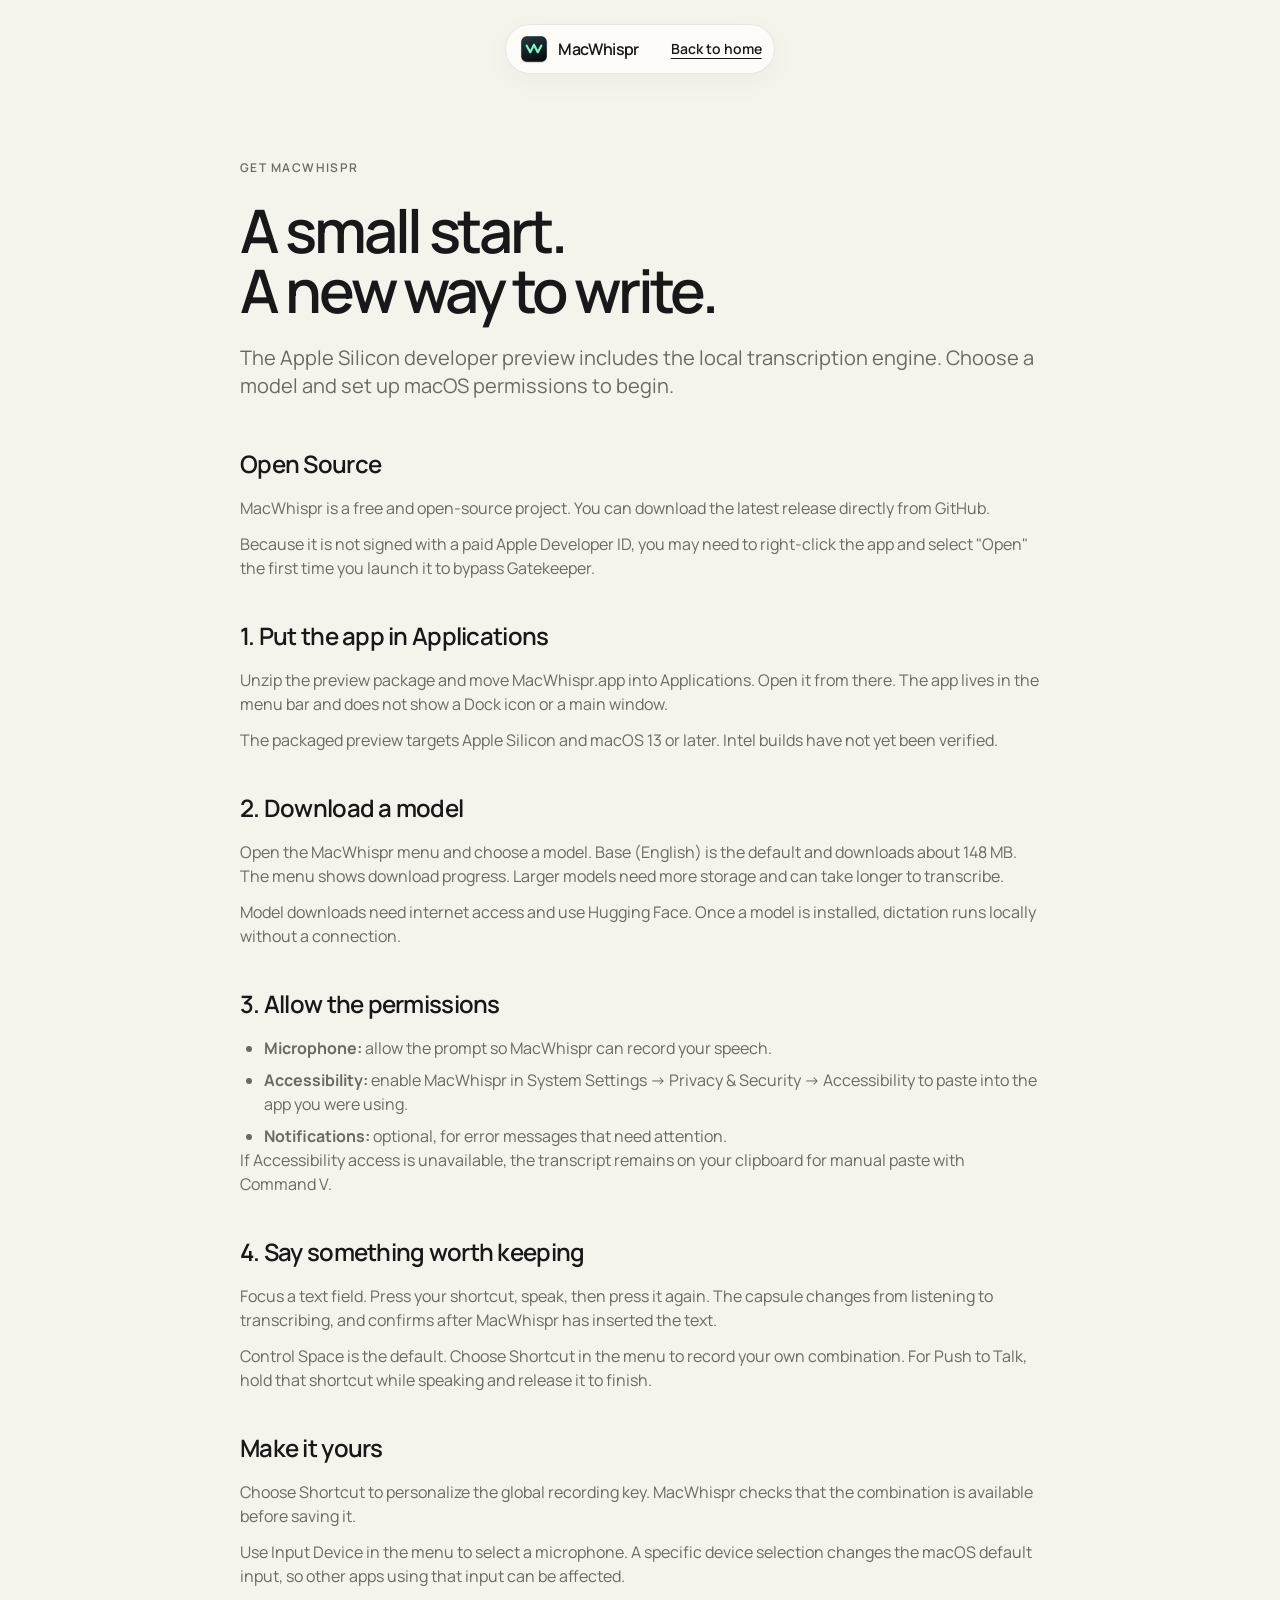
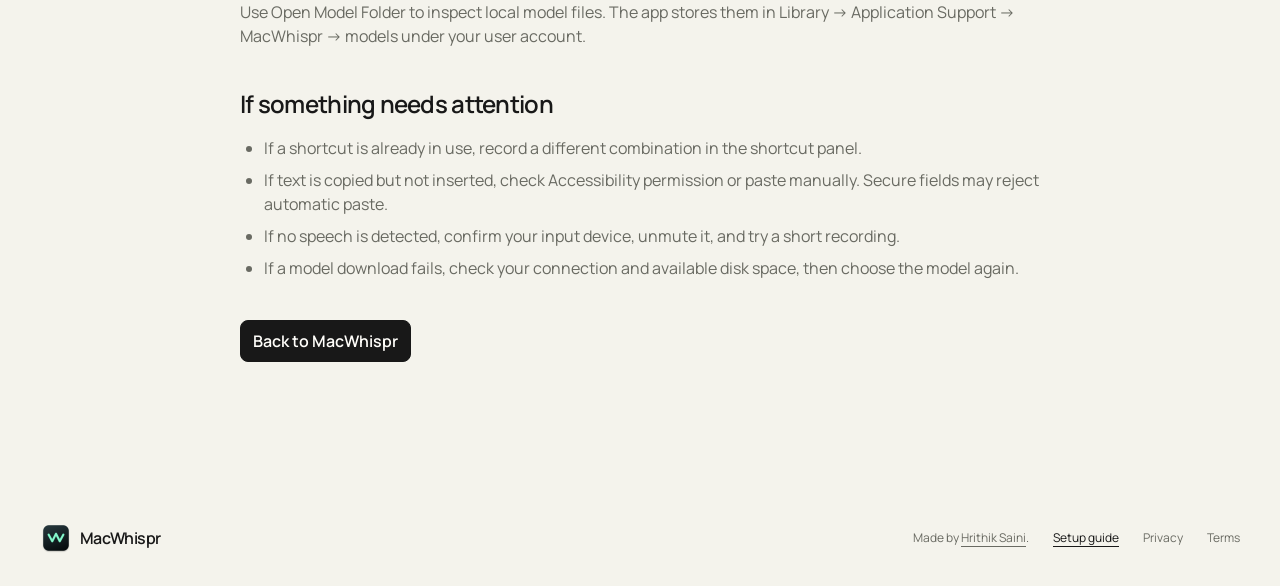
<file: site/setup.html>
<!doctype html>
<html lang="en"><head><meta charset="utf-8"><meta name="viewport" content="width=device-width, initial-scale=1"><meta name="theme-color" content="#f4f3ec"><title>Get started — MacWhispr</title><meta name="description" content="Installation, model downloads, microphone and Accessibility permissions, and your first dictation with MacWhispr."><meta property="og:type" content="website"><meta property="og:title" content="MacWhispr — Local voice dictation for Mac"><meta property="og:image" content="assets/brand/social-card.png"><meta name="twitter:card" content="summary_large_image"><link rel="icon" type="image/png" href="assets/brand/favicon.png"><link rel="stylesheet" href="styles.css"></head>
<body><a class="skip-link" href="#main">Skip to content</a><header class="site-header"><nav class="island-nav" aria-label="Main navigation"><a class="brand" href="index.html" aria-label="MacWhispr home"><img src="assets/brand/app-icon.png" width="32" height="32" alt=""><span>MacWhispr</span></a><a class="text-link" href="index.html">Back to home</a></nav></header>
<main class="legal-main section-shell" id="main"><p class="eyebrow">Get MacWhispr</p><h1>A small start.<br>A new way to write.</h1><p class="legal-lede">The Apple Silicon developer preview includes the local transcription engine. Choose a model and set up macOS permissions to begin.</p>
<section class="availability-notice"><h2>Open Source</h2><p>MacWhispr is a free and open-source project. You can download the latest release directly from GitHub.</p><p>Because it is not signed with a paid Apple Developer ID, you may need to right-click the app and select "Open" the first time you launch it to bypass Gatekeeper.</p></section>
<section><h2>1. Put the app in Applications</h2><p>Unzip the preview package and move MacWhispr.app into Applications. Open it from there. The app lives in the menu bar and does not show a Dock icon or a main window.</p><p>The packaged preview targets Apple Silicon and macOS 13 or later. Intel builds have not yet been verified.</p></section>
<section><h2>2. Download a model</h2><p>Open the MacWhispr menu and choose a model. Base (English) is the default and downloads about 148 MB. The menu shows download progress. Larger models need more storage and can take longer to transcribe.</p><p>Model downloads need internet access and use Hugging Face. Once a model is installed, dictation runs locally without a connection.</p></section>
<section><h2>3. Allow the permissions</h2><ul><li><strong>Microphone:</strong> allow the prompt so MacWhispr can record your speech.</li><li><strong>Accessibility:</strong> enable MacWhispr in System Settings → Privacy &amp; Security → Accessibility to paste into the app you were using.</li><li><strong>Notifications:</strong> optional, for error messages that need attention.</li></ul><p>If Accessibility access is unavailable, the transcript remains on your clipboard for manual paste with Command V.</p></section>
<section><h2>4. Say something worth keeping</h2><p>Focus a text field. Press your shortcut, speak, then press it again. The capsule changes from listening to transcribing, and confirms after MacWhispr has inserted the text.</p><p>Control Space is the default. Choose Shortcut in the menu to record your own combination. For Push to Talk, hold that shortcut while speaking and release it to finish.</p></section>
<section><h2>Make it yours</h2><p>Choose Shortcut to personalize the global recording key. MacWhispr checks that the combination is available before saving it.</p><p>Use Input Device in the menu to select a microphone. A specific device selection changes the macOS default input, so other apps using that input can be affected.</p><p>Use Open Model Folder to inspect local model files. The app stores them in Library → Application Support → MacWhispr → models under your user account.</p></section>
<section><h2>If something needs attention</h2><ul><li>If a shortcut is already in use, record a different combination in the shortcut panel.</li><li>If text is copied but not inserted, check Accessibility permission or paste manually. Secure fields may reject automatic paste.</li><li>If no speech is detected, confirm your input device, unmute it, and try a short recording.</li><li>If a model download fails, check your connection and available disk space, then choose the model again.</li></ul></section>
<a class="button button-dark" href="index.html">Back to MacWhispr</a></main>
<footer class="site-footer section-shell"><a class="brand" href="index.html"><img src="assets/brand/app-icon.png" width="32" height="32" alt=""><span>MacWhispr</span></a><p>Made by <a href="https://github.com/hrithiksaini99">Hrithik Saini</a>.</p><nav aria-label="Footer navigation"><a href="setup.html" aria-current="page">Setup guide</a><a href="privacy.html">Privacy</a><a href="terms.html">Terms</a></nav></footer></body></html>
</file>
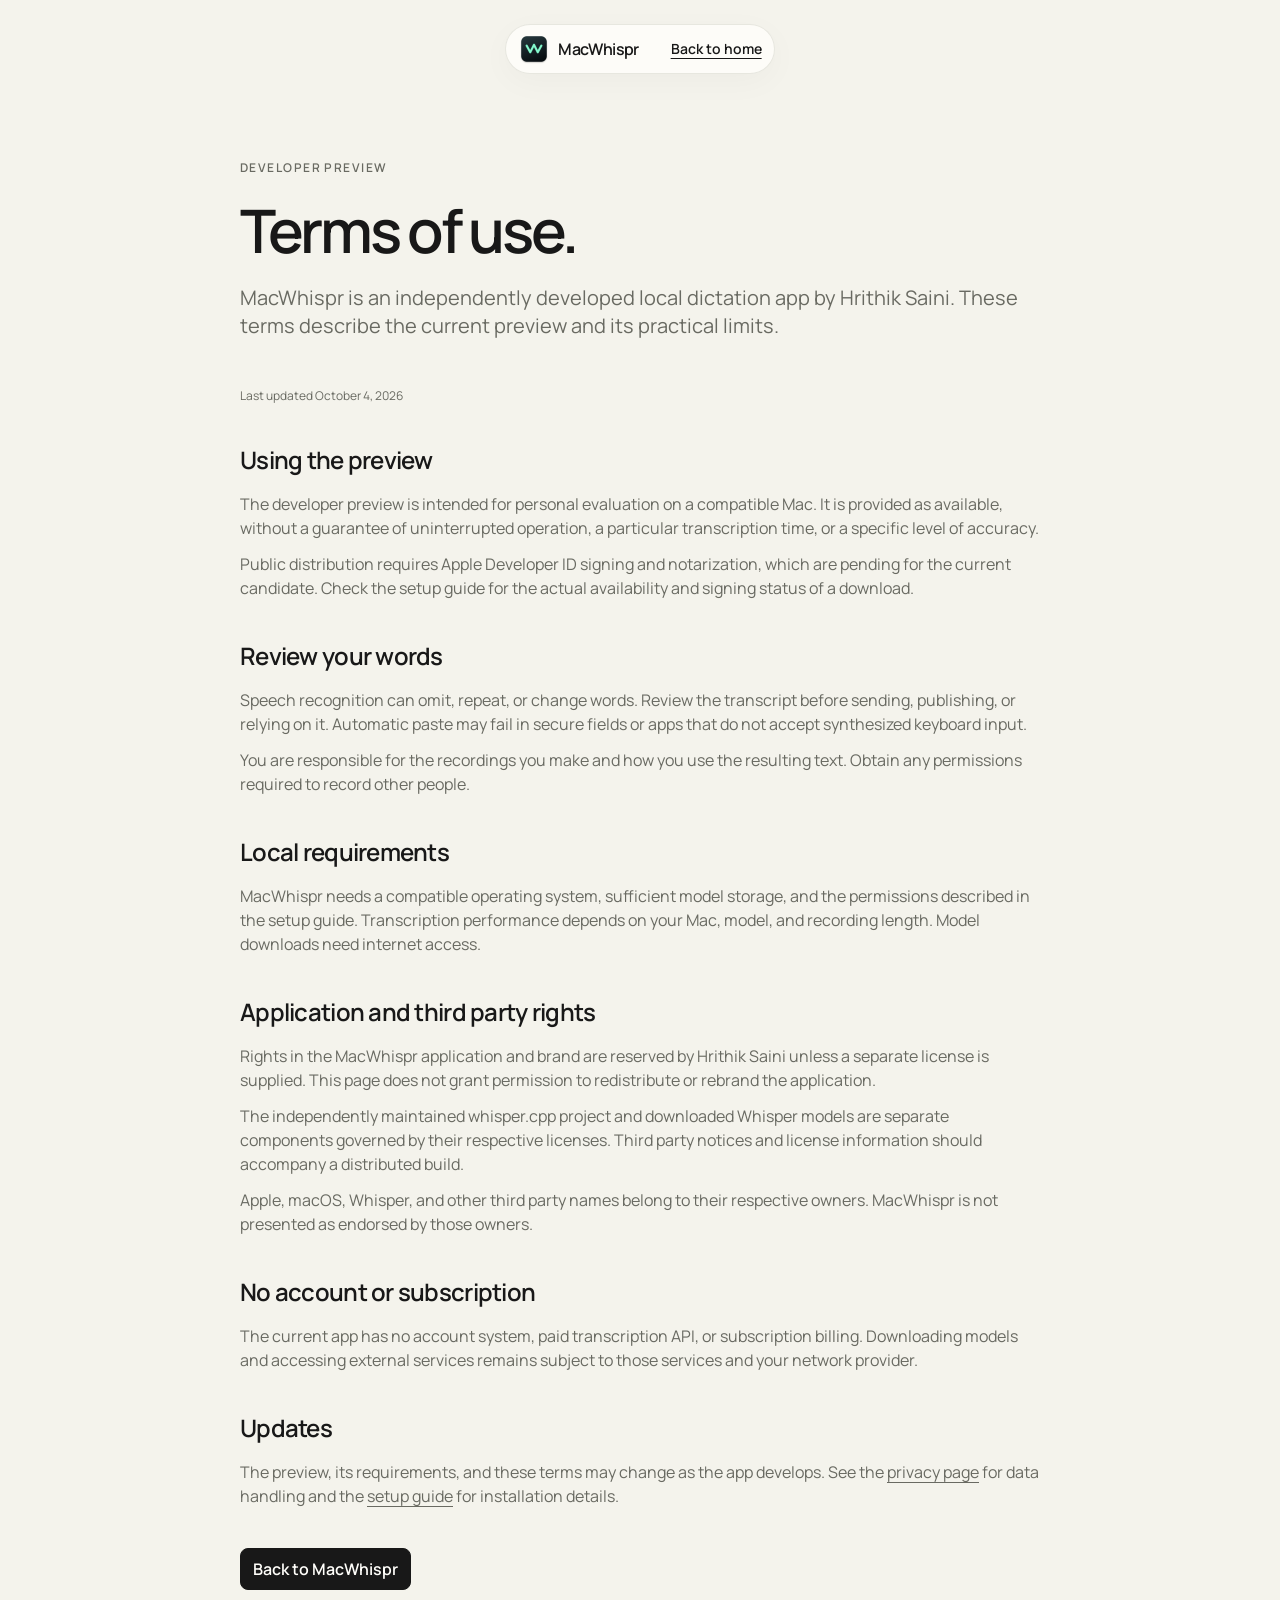
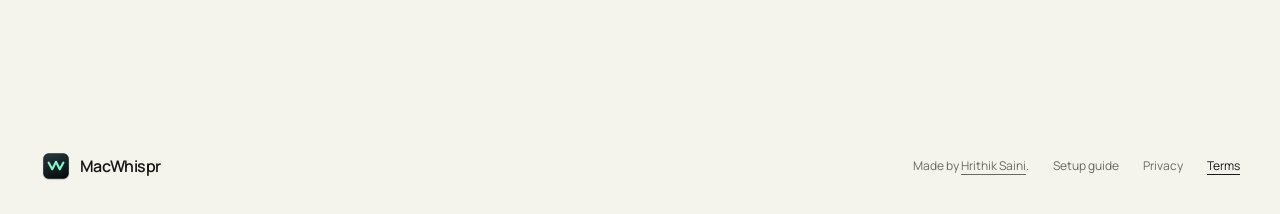
<file: site/terms.html>
<!doctype html>
<html lang="en"><head><meta charset="utf-8"><meta name="viewport" content="width=device-width, initial-scale=1"><meta name="theme-color" content="#f4f3ec"><title>Terms — MacWhispr</title><meta name="description" content="Developer preview terms, third party components, transcription accuracy, and responsible use of MacWhispr."><meta property="og:type" content="website"><meta property="og:title" content="MacWhispr — Local voice dictation for Mac"><meta property="og:image" content="assets/brand/social-card.png"><meta name="twitter:card" content="summary_large_image"><link rel="icon" type="image/png" href="assets/brand/favicon.png"><link rel="stylesheet" href="styles.css"></head>
<body><a class="skip-link" href="#main">Skip to content</a><header class="site-header"><nav class="island-nav" aria-label="Main navigation"><a class="brand" href="index.html" aria-label="MacWhispr home"><img src="assets/brand/app-icon.png" width="32" height="32" alt=""><span>MacWhispr</span></a><a class="text-link" href="index.html">Back to home</a></nav></header>
<main class="legal-main section-shell" id="main"><p class="eyebrow">Developer preview</p><h1>Terms of use.</h1><p class="legal-lede">MacWhispr is an independently developed local dictation app by Hrithik Saini. These terms describe the current preview and its practical limits.</p><p class="cta-note">Last updated October 4, 2026</p>
<section><h2>Using the preview</h2><p>The developer preview is intended for personal evaluation on a compatible Mac. It is provided as available, without a guarantee of uninterrupted operation, a particular transcription time, or a specific level of accuracy.</p><p>Public distribution requires Apple Developer ID signing and notarization, which are pending for the current candidate. Check the setup guide for the actual availability and signing status of a download.</p></section>
<section><h2>Review your words</h2><p>Speech recognition can omit, repeat, or change words. Review the transcript before sending, publishing, or relying on it. Automatic paste may fail in secure fields or apps that do not accept synthesized keyboard input.</p><p>You are responsible for the recordings you make and how you use the resulting text. Obtain any permissions required to record other people.</p></section>
<section><h2>Local requirements</h2><p>MacWhispr needs a compatible operating system, sufficient model storage, and the permissions described in the setup guide. Transcription performance depends on your Mac, model, and recording length. Model downloads need internet access.</p></section>
<section><h2>Application and third party rights</h2><p>Rights in the MacWhispr application and brand are reserved by Hrithik Saini unless a separate license is supplied. This page does not grant permission to redistribute or rebrand the application.</p><p>The independently maintained whisper.cpp project and downloaded Whisper models are separate components governed by their respective licenses. Third party notices and license information should accompany a distributed build.</p><p>Apple, macOS, Whisper, and other third party names belong to their respective owners. MacWhispr is not presented as endorsed by those owners.</p></section>
<section><h2>No account or subscription</h2><p>The current app has no account system, paid transcription API, or subscription billing. Downloading models and accessing external services remains subject to those services and your network provider.</p></section>
<section><h2>Updates</h2><p>The preview, its requirements, and these terms may change as the app develops. See the <a href="privacy.html">privacy page</a> for data handling and the <a href="setup.html">setup guide</a> for installation details.</p></section>
<a class="button button-dark" href="index.html">Back to MacWhispr</a></main>
<footer class="site-footer section-shell"><a class="brand" href="index.html"><img src="assets/brand/app-icon.png" width="32" height="32" alt=""><span>MacWhispr</span></a><p>Made by <a href="https://github.com/hrithiksaini99">Hrithik Saini</a>.</p><nav aria-label="Footer navigation"><a href="setup.html">Setup guide</a><a href="privacy.html">Privacy</a><a href="terms.html" aria-current="page">Terms</a></nav></footer></body></html>
</file>
<file: site/styles.css>
@font-face{font-family:Manrope;src:url("assets/fonts/manrope-variable.ttf") format("truetype");font-style:normal;font-weight:400 700;font-display:swap}
:root{--paper:#f4f3ec;--white:#fffefa;--ink:#181818;--muted:#696a62;--line:#ddddd4;--mint:#a8efcf;--green:#245b46;--s0:0;--s2:2px;--s4:4px;--s8:8px;--s12:12px;--s16:16px;--s24:24px;--s32:32px;--s40:40px;--s48:48px;--s64:64px;--s80:80px;--s96:96px;--r4:4px;--r8:8px;--r16:16px;--r24:24px;--pill:9999px;--fluid:cubic-bezier(.32,.72,0,1)}
*{box-sizing:border-box}
html{scroll-behavior:smooth;scroll-padding-top:96px}
body{margin:0;background:var(--paper);color:var(--ink);font-family:Manrope,sans-serif;font-size:16px;line-height:24px;-webkit-font-smoothing:antialiased}
body.menu-open{overflow:hidden}
button,a,summary{-webkit-tap-highlight-color:transparent}
button,input{font:inherit}
button{cursor:pointer}
button,a,summary{touch-action:manipulation}
a{color:inherit;text-underline-offset:4px}
a:hover{color:var(--green)}
button:focus-visible,a:focus-visible,summary:focus-visible{outline:2px solid var(--green);outline-offset:4px}
button:disabled{cursor:default}
h1,h2,h3,p{margin:0;text-wrap:pretty}
h1,h2,h3{text-wrap:balance;font-weight:600}
img{display:block;max-width:100%;height:auto}
svg{display:block}
button{color:inherit}
.section-shell{width:min(100% - 64px,1200px);margin-inline:auto}
.skip-link{position:fixed;z-index:100;top:16px;left:16px;transform:translateY(-200%);background:var(--ink);color:var(--white);padding:8px 12px;border-radius:8px}
.skip-link:focus{transform:translateY(0);color:var(--white)}
.eyebrow{font-size:12px;line-height:16px;font-weight:600;letter-spacing:.12em;text-transform:uppercase;color:var(--muted)}
.site-header{position:relative;z-index:50;height:96px;display:flex;justify-content:center}
.island-nav{position:fixed;top:24px;display:flex;align-items:center;gap:32px;width:max-content;max-width:calc(100% - 32px);padding:8px 12px;background:rgba(255,254,250,.82);backdrop-filter:blur(24px);-webkit-backdrop-filter:blur(24px);border:1px solid rgba(221,221,212,.7);border-radius:9999px;box-shadow:0 8px 32px #18181808}
.brand{display:flex;align-items:center;gap:8px;text-decoration:none;font-size:16px;line-height:24px;font-weight:600;letter-spacing:-.04em;white-space:nowrap}
.brand img{width:32px;height:32px}
.desktop-nav{display:flex;align-items:center;gap:24px;padding-inline:8px}
.desktop-nav a{font-size:14px;line-height:20px;text-decoration:none;color:var(--muted);transition:color 700ms var(--fluid)}
.desktop-nav a:hover,.desktop-nav a[aria-current]{color:var(--ink)}
.menu-toggle{position:relative;display:none;width:40px;height:40px;border:0;border-radius:9999px;background:transparent;transition:background 700ms var(--fluid),transform 700ms var(--fluid)}
.menu-toggle:hover{background:#e8e8df}
.menu-toggle:active{transform:scale(.98)}
.menu-toggle span{position:absolute;left:12px;width:16px;height:2px;background:var(--ink);transition:transform 700ms var(--fluid)}
.menu-toggle span:first-child{transform:translateY(-4px)}
.menu-toggle span:last-child{transform:translateY(4px)}
.menu-toggle[aria-expanded=true] span:first-child{transform:rotate(45deg)}
.menu-toggle[aria-expanded=true] span:last-child{transform:rotate(-45deg)}
.menu-dialog{position:fixed;inset:0;z-index:40;background:rgba(244,243,236,.85);backdrop-filter:blur(64px);-webkit-backdrop-filter:blur(64px);opacity:0;transition:opacity 700ms var(--fluid)}
.menu-dialog[hidden]{display:none}
.menu-dialog.is-open{opacity:1}
.menu-content{width:min(100% - 64px,680px);height:100%;margin:auto;display:flex;flex-direction:column;justify-content:center;gap:32px}
.menu-content nav{display:flex;flex-direction:column;gap:24px}
.menu-content nav a{text-decoration:none;font-size:36px;line-height:40px;font-weight:600;letter-spacing:-.04em;opacity:0;transform:translateY(48px);transition:transform 700ms var(--fluid),opacity 700ms var(--fluid),color 700ms var(--fluid);transition-delay:calc(var(--menu-index,0)*50ms + 100ms)}
.menu-dialog.is-open nav a{transform:translateY(0);opacity:1}
.menu-footnote{font-size:14px;line-height:20px;color:var(--muted)}
.hero{padding-block:48px 96px}
.hero-copy{text-align:center;max-width:800px;margin-inline:auto}
.hero-eyebrow{display:flex;align-items:center;justify-content:center;gap:8px;margin-bottom:24px}
.status-dot{width:8px;height:8px;background:var(--green);border-radius:9999px}
.hero h1{font-size:96px;line-height:1;letter-spacing:-.07em;max-width:680px;margin-inline:auto;background:linear-gradient(90deg,#000,#666);background-clip:text;-webkit-background-clip:text;color:transparent}
.hero-description{max-width:680px;margin:24px auto;font-size:20px;line-height:28px;color:var(--muted);text-wrap:balance}
.button{display:inline-flex;justify-content:center;align-items:center;padding:8px 12px;border-radius:8px;font-size:16px;line-height:24px;font-weight:600;text-decoration:none;min-height:40px;transition:background 700ms var(--fluid),color 700ms var(--fluid),transform 700ms var(--fluid),box-shadow 700ms var(--fluid)}
.button-dark{background:var(--ink);color:var(--white);border:1px solid var(--ink)}
.button-dark:hover{background:var(--green);border-color:var(--green);color:var(--white);transform:translateY(-2px);box-shadow:0 8px 24px #245b4615}
.button-dark:active{transform:scale(.98);box-shadow:none}
.cta-note{font-size:12px;line-height:16px;margin-top:12px;color:var(--muted)}
.hero-proof{display:flex;flex-wrap:wrap;justify-content:center;gap:8px;margin-top:32px;font-size:12px;line-height:16px;color:var(--muted)}
.hero-proof a{text-decoration:none}
.demo-stage{position:relative;max-width:1040px;margin:64px auto 0;padding:32px 32px 24px;background:#e8e9df;border:1px solid #dfe1d5;border-radius:24px;isolation:isolate}
.demo-note{display:flex;align-items:center;gap:8px;margin-bottom:24px;font-size:14px;line-height:20px;color:var(--muted)}
.mini-mark{width:24px;height:24px;display:grid;place-items:center;background:var(--mint);color:var(--green);font-size:12px;line-height:16px;border-radius:4px;font-weight:700}
.demo-indication{margin-left:auto;font-size:12px;line-height:16px}
.writing-window{background:var(--white);border:1px solid #dbddd0;border-radius:16px;box-shadow:0 16px 40px #18181808;overflow:hidden}
.window-top{display:flex;align-items:center;gap:16px;justify-content:space-between;padding:16px 24px;background:#f7f7f1;color:#6b7063;font-size:12px;line-height:16px}
.traffic-lights{display:flex;gap:8px}
.traffic-lights span{width:8px;height:8px;background:#dedfd4;border-radius:9999px}
.window-shortcut{padding:4px 8px;background:#edeee5;border-radius:4px;white-space:nowrap;color:#7b7c71}
.writing-body{padding:40px 64px 80px;min-height:336px}
.document-label{font-size:12px;line-height:16px;text-transform:uppercase;letter-spacing:.12em;color:#6b7063;margin-bottom:24px}
.document-text{display:inline;font-size:30px;line-height:36px;font-weight:500;letter-spacing:-.04em;text-wrap:pretty;white-space:pre-line}
.text-caret{display:inline-block;width:2px;height:32px;background:#698676;vertical-align:bottom;margin-left:4px;animation:caret 1.2s var(--fluid) infinite}
.document-foot{display:flex;align-items:center;justify-content:space-between;gap:16px;padding:16px 24px;color:#6b7063;font-size:12px;line-height:16px}
.demo-capsule{position:absolute;left:50%;bottom:96px;transform:translateX(-50%);width:336px;min-height:64px;padding:12px 16px;display:flex;align-items:center;gap:12px;background:#181818;border:1px solid #3a3d36;border-radius:9999px;box-shadow:0 12px 24px #18181826;color:var(--mint)}
.capsule-mark{width:24px;height:24px;flex-shrink:0}
.capsule-label{flex:1;min-width:0}
.capsule-label>span{display:block;font-size:12px;line-height:16px;letter-spacing:.12em;color:#8a998e}
.capsule-label strong{display:block;font-size:12px;line-height:16px;color:#f0f4ed;font-weight:500;white-space:nowrap}
.capsule-signal{position:relative;display:flex;align-items:center;justify-content:center;gap:2px;width:80px;height:32px;overflow:hidden;background:#000000;padding:8px;border-radius:9999px}
.capsule-signal i{display:block;width:4px;height:16px;border-radius:9999px;background:var(--mint);transform:scaleY(.2);opacity:.6;transition:transform 700ms var(--fluid),opacity 700ms var(--fluid)}
.capsule-signal i:nth-child(2n){--bar-high:1}.capsule-signal i:nth-child(3n){--bar-high:.6}.capsule-signal i:nth-child(4n){--bar-high:1.3}.capsule-signal i:nth-child(5n){--bar-high:.85}
.capsule-end{width:24px;height:24px;flex-shrink:0;display:grid;place-items:center;border:1px solid #363d35;background:#272727;border-radius:9999px}
.capsule-end>span{width:4px;height:4px;background:#8a998e;border-radius:9999px}
.demo-capsule[data-state=listening] .capsule-signal i{animation:voice 620ms var(--fluid) infinite alternate;animation-delay:calc(var(--bar-index)*-70ms);opacity:1}
.demo-capsule[data-state=listening] .capsule-end>span{width:8px;height:8px;border-radius:2px;background:#e3ebe0}
.demo-capsule[data-state=processing] .capsule-signal i{height:2px;animation:trace 620ms var(--fluid) infinite;animation-delay:calc(var(--bar-index)*-35ms)}
.demo-capsule[data-state=processing] .capsule-end>span{width:8px;height:2px;border-radius:2px;background:var(--mint)}
.demo-capsule[data-state=pasted] .capsule-signal i{transform:scaleY(.2);opacity:.9}
.demo-capsule[data-state=pasted] .capsule-end>span{width:8px;height:8px;border-radius:9999px;background:var(--mint)}
.demo-controls{display:flex;align-items:center;justify-content:center;gap:16px;margin-top:32px}
.demo-button{display:flex;align-items:center;gap:12px;padding:8px 12px;font-size:14px;line-height:20px;font-weight:600;background:#f4f5ed;border:1px solid #d6d9cb;border-radius:8px;white-space:nowrap;transition:background 700ms var(--fluid),transform 700ms var(--fluid)}
.demo-button:hover{background:var(--white)}
.demo-button:active{transform:scale(.98)}
.demo-button:disabled{background:#e1e5d9;color:#657062}
.play-symbol{font-size:16px;line-height:24px;color:var(--green)}
.demo-status{font-size:12px;line-height:16px;color:#626b56;max-width:400px}
.experience{padding-block:48px 96px}
.section-intro{display:grid;grid-template-columns:1.5fr 1fr;gap:24px 64px;margin-bottom:64px;align-items:end}
.section-intro .eyebrow{grid-column:1/-1}
h2{font-size:48px;line-height:1;letter-spacing:-.05em}
.section-intro>p:last-child{max-width:400px;color:var(--muted);font-size:18px;line-height:28px}
.benefits{display:grid;grid-template-columns:repeat(3,1fr);gap:64px}
.benefit{display:flex;flex-direction:column;align-items:flex-start}
.section-number{font-size:12px;line-height:16px;color:#6b735d;font-weight:600;letter-spacing:.08em;margin-bottom:24px}
.benefit h3{font-size:30px;line-height:36px;letter-spacing:-.04em;margin-bottom:16px}
.benefit>p{color:var(--muted);font-size:16px;line-height:24px;flex:1;margin-bottom:24px}
.benefit-detail{display:flex;gap:8px;align-items:center;color:var(--green);font-size:12px;line-height:16px;min-height:32px}
kbd{font-family:inherit;font-size:12px;line-height:16px;display:inline-flex;align-items:center;justify-content:center;min-width:32px;padding:8px;background:#eeeee6;border:1px solid #d8dbcf;border-radius:8px;color:#535b4e}
.shortcut-detail>span{margin-left:4px}
.local-signal{width:8px;height:8px;border-radius:9999px;background:var(--green);box-shadow:0 0 0 4px #245b4610;margin:4px}
.mode-label{padding:4px 8px;border-radius:4px;background:#e7eade;white-space:nowrap}
.mode-divider{color:#98a08c}
.setup{display:grid;grid-template-columns:1fr 1fr;gap:96px;padding-block:64px 96px}
.setup-heading h2{margin:24px 0}
.setup-heading>p:last-child{font-size:18px;line-height:28px;color:var(--muted)}
.setup-steps{margin:0;padding:0;list-style:none;display:flex;flex-direction:column;gap:40px}
.setup-step{display:flex;gap:24px;align-items:flex-start}
.step-number{flex-shrink:0;display:grid;place-items:center;width:40px;height:40px;background:#e8eade;border:1px solid #d8decd;border-radius:9999px;font-size:14px;line-height:20px;color:var(--green);font-weight:600}
.setup-step h3{font-size:24px;line-height:32px;letter-spacing:-.03em;margin-bottom:12px}
.setup-step p{color:var(--muted)}
.setup-step .step-aside{margin-top:12px;font-size:14px;line-height:20px}
.text-link{display:inline-flex;align-items:center;gap:12px;font-size:14px;line-height:20px;font-weight:600;transition:color 700ms var(--fluid)}
.setup-step .text-link{margin-top:16px}
.text-link span{font-size:16px;line-height:24px;transition:transform 700ms var(--fluid)}
.text-link:hover span{transform:translate(2px,-2px)}
.tagline-section{text-align:center;padding-block:96px}
.tagline-section h2{font-size:60px;line-height:1;letter-spacing:-.055em;max-width:680px;margin:32px auto}
.word-reveal span{color:#1818184d;transition:color 800ms var(--fluid)}
.word-reveal span.is-active{color:var(--ink)}
.tagline-note{color:var(--muted)}
.source-section{padding-block:48px 96px}
.source-panel{display:grid;grid-template-columns:1fr 1fr;gap:64px;background:#181818;color:var(--white);border-radius:24px;padding:64px;overflow:hidden}
.source-art{display:flex;flex-direction:column;justify-content:center;align-items:center;gap:24px;color:var(--mint)}
.source-art svg{width:192px;height:192px}
.source-art>span{font-size:12px;line-height:16px;color:#a0aa9b}
.source-copy .eyebrow{color:#a0aa9b}
.source-copy h2{font-size:48px;line-height:1;margin:24px 0;color:#f5f5ec}
.source-copy>p:not(.eyebrow){color:#a9b1a3}
.source-copy .source-details{font-size:14px;line-height:20px;margin-top:16px}
.light-link{margin-top:24px;color:var(--mint)}
.light-link:hover{color:var(--white)}
.light-link:focus-visible{outline-color:var(--mint)}
.faq{display:grid;grid-template-columns:1fr 1.3fr;gap:96px;padding-block:48px 96px}
.faq-heading h2{margin-top:24px}
.faq-list{display:flex;flex-direction:column;gap:12px}
.faq details{padding:16px 24px;background:#eeeee6;border:1px solid #dddfd2;border-radius:16px}
.faq summary{display:flex;align-items:center;justify-content:space-between;gap:24px;list-style:none;cursor:pointer;font-size:16px;line-height:24px;font-weight:600}
.faq summary::-webkit-details-marker{display:none}
.faq summary>span{font-size:24px;line-height:32px;font-weight:400;color:#848d7d;transition:transform 700ms var(--fluid);flex-shrink:0}
.faq details[open] summary>span{transform:rotate(45deg)}
.faq summary:hover{color:var(--green)}
.faq summary:active{transform:translateY(1px)}
.faq details>div{padding-top:16px;color:var(--muted);font-size:14px;line-height:20px}
.faq details p+p{margin-top:12px}
.final-cta{text-align:center;padding-block:80px 96px}
.final-icon{margin:0 auto 24px;width:80px;height:80px;filter:drop-shadow(0 12px 16px #18181815)}
.final-cta h2{font-size:72px;line-height:1;margin:24px 0;letter-spacing:-.06em}
.final-cta>div>p:not(.eyebrow,.cta-note){font-size:20px;line-height:28px;color:var(--muted);margin-bottom:24px}
.site-footer{display:flex;align-items:center;gap:24px;padding-block:32px;margin-top:32px;font-size:12px;line-height:16px;color:var(--muted)}
.site-footer>p{margin-left:auto}
.site-footer nav{display:flex;gap:24px}
.site-footer nav a{text-decoration:none}.site-footer nav a[aria-current=page]{color:var(--ink);text-decoration:underline}
.site-footer .brand{color:var(--ink)}
.js .reveal{opacity:0;transform:translateY(64px);filter:blur(8px);transition:opacity 900ms var(--fluid),transform 900ms var(--fluid),filter 900ms var(--fluid)}
.js .reveal.is-visible{opacity:1;transform:translateY(0);filter:blur(0)}
.legal-main{max-width:800px;padding-block:64px 96px}
.legal-main .eyebrow{margin-bottom:24px}
.legal-main h1{font-size:60px;line-height:1;letter-spacing:-.055em;margin-bottom:24px}
.legal-lede{font-size:20px;line-height:28px;color:var(--muted);margin-bottom:48px}
.legal-main section{margin-top:40px}
.legal-main h2{font-size:24px;line-height:32px;letter-spacing:-.03em;margin-bottom:16px}
.legal-main section p{color:var(--muted)}
.legal-main section p+p{margin-top:12px}
.legal-main ul,.legal-main ol{padding-left:24px;color:var(--muted);margin:16px 0 0}
.legal-main li+li{margin-top:8px}
.legal-main .button{margin-top:40px}
.error-main{min-height:70vh;text-align:center;display:flex;flex-direction:column;align-items:center;justify-content:center;padding-block:64px;max-width:680px}
.error-main .final-icon{margin-bottom:32px}
.error-main h1{font-size:60px;line-height:1;letter-spacing:-.05em;margin:24px 0}
.error-main>p:not(.eyebrow){font-size:18px;line-height:28px;color:var(--muted);margin-bottom:24px}
.blueprint-hero{display:grid;grid-template-columns:1.2fr .8fr;align-items:center;gap:96px;padding-block:64px 96px;min-height:640px}
.blueprint-hero-copy{max-width:720px}
.blueprint-hero h1{font-size:72px;line-height:1;letter-spacing:-.06em;margin:24px 0}
.blueprint-hero-copy>p:not(.eyebrow){max-width:640px;font-size:20px;line-height:28px;color:var(--muted);margin-bottom:24px}
.blueprint-summary{display:grid;grid-template-columns:1fr 1fr;gap:8px;padding:16px;background:#e7e9de;border:1px solid #d8dacd;border-radius:24px}
.blueprint-summary>div{min-height:112px;padding:16px;display:flex;flex-direction:column;justify-content:space-between;background:var(--white);border:1px solid #dfe0d7;border-radius:16px}
.blueprint-summary span{font-size:12px;line-height:16px;color:var(--muted)}
.blueprint-summary strong{font-size:14px;line-height:20px;font-weight:600}
.component-section,.flow-section,.decisions-section{padding-block:48px 96px}
.component-workbench{display:grid;grid-template-columns:336px 1fr;gap:16px;padding:16px;background:#dfe2d5;border:1px solid #d2d6c8;border-radius:24px}
.component-map{display:flex;flex-direction:column;gap:4px}
.component-node{display:grid;grid-template-columns:32px 1fr;gap:0 12px;text-align:left;padding:12px;background:transparent;border:1px solid transparent;border-radius:8px;transition:background 500ms var(--fluid),border-color 500ms var(--fluid),transform 500ms var(--fluid)}
.component-node:hover{background:#edf0e6}.component-node:active{transform:scale(.98)}
.component-node.is-selected{background:var(--white);border-color:#d5d8cc;box-shadow:0 8px 24px #18181808}
.component-node>span{grid-row:1/3;font-size:12px;line-height:16px;color:var(--green);font-weight:600}
.component-node>strong{font-size:14px;line-height:20px;font-weight:600}
.component-node>small{font-size:12px;line-height:16px;color:var(--muted)}
.component-inspector{min-height:720px;padding:48px;display:flex;flex-direction:column;background:#181918;color:#f5f5ee;border-radius:16px}
.component-inspector .eyebrow{color:#8fa397}
.inspector-heading h3{font-size:36px;line-height:40px;letter-spacing:-.04em;margin:16px 0}
.inspector-heading>p:last-child{max-width:680px;color:#a9b1a3;font-size:16px;line-height:24px}
.contract-grid{display:grid;grid-template-columns:1fr 1fr;gap:16px;margin:48px 0 0}
.contract-grid>div{padding:16px;background:#232523;border:1px solid #343834;border-radius:8px}
.contract-grid dt{font-size:12px;line-height:16px;color:var(--mint);font-weight:600;margin-bottom:8px}
.contract-grid dd{margin:0;color:#c3c9c0;font-size:14px;line-height:20px}
.implementation-note{margin-top:16px;padding:16px;background:#0d0e0d;border:1px solid #313631;border-radius:8px}
.implementation-note pre{margin:12px 0 0;overflow:auto}
.implementation-note code{font-family:ui-monospace,SFMono-Regular,Menlo,monospace;font-size:12px;line-height:20px;color:#d7f9e9;white-space:pre-wrap}
.inspector-source{margin-top:auto;padding-top:24px;color:var(--mint)}
.flow-section .section-intro,.decisions-section .section-intro{margin-bottom:48px}
.runtime-flow{margin:0;padding:16px;list-style:none;display:grid;grid-template-columns:repeat(5,1fr);gap:8px;background:#e4e6dc;border:1px solid #d7dacd;border-radius:24px}
.runtime-flow li{position:relative;min-height:144px;padding:16px;display:flex;flex-direction:column;justify-content:space-between;background:var(--white);border:1px solid #dddfd4;border-radius:16px}
.runtime-flow li>b{position:absolute;right:-16px;top:50%;z-index:2;width:24px;height:24px;display:grid;place-items:center;background:var(--ink);color:var(--mint);border-radius:9999px;font-size:12px;line-height:16px}
.flow-index{width:32px;height:32px;display:grid;place-items:center;background:#e8eee7;color:var(--green);border-radius:9999px;font-size:12px;line-height:16px;font-weight:600}
.runtime-flow strong,.runtime-flow small{display:block}.runtime-flow strong{font-size:14px;line-height:20px;margin-bottom:4px}.runtime-flow small{font-size:12px;line-height:16px;color:var(--muted)}
.flow-details{display:grid;grid-template-columns:repeat(3,1fr);gap:24px;margin-top:24px}
.flow-details article{padding:32px;background:#edede5;border:1px solid #dddfd2;border-radius:24px}
.flow-details h3{font-size:24px;line-height:32px;letter-spacing:-.03em;margin:24px 0 12px}
.flow-details article>p:last-child{font-size:14px;line-height:20px;color:var(--muted)}
code{font-family:ui-monospace,SFMono-Regular,Menlo,monospace;font-size:.9em;background:#e3e6db;padding:2px 4px;border-radius:4px}
.sequence-section{display:grid;grid-template-columns:.8fr 1.2fr;gap:96px;padding-block:64px 96px;align-items:start}
.sequence-heading{position:sticky;top:128px}
.sequence-heading h2,.source-map-copy h2{font-size:48px;line-height:1;letter-spacing:-.05em;margin:24px 0}
.sequence-heading>p:last-child,.source-map-copy>p:last-child{max-width:480px;color:var(--muted);font-size:18px;line-height:28px}
.build-sequence{margin:0;padding:0;list-style:none;display:flex;flex-direction:column}
.build-sequence li{display:grid;grid-template-columns:48px 1fr;gap:24px;padding:32px 0;border-top:1px solid var(--line)}
.build-sequence li:last-child{border-bottom:1px solid var(--line)}
.build-sequence li>span{font-size:12px;line-height:16px;color:var(--green);font-weight:600}
.build-sequence h3{font-size:24px;line-height:32px;letter-spacing:-.03em;margin-bottom:12px}
.build-sequence p{color:var(--muted);font-size:14px;line-height:20px}
.build-sequence small{display:block;margin-top:16px;padding:12px;background:#e6e9dd;border-radius:8px;color:#4f5c53;font-size:12px;line-height:16px}
.decision-grid{display:grid;grid-template-columns:repeat(3,1fr);gap:16px}
.decision-grid article{min-height:208px;padding:24px;display:flex;flex-direction:column;justify-content:space-between;background:#e9eae1;border:1px solid #d9dbcf;border-radius:16px}
.decision-grid strong{font-size:18px;line-height:28px;font-weight:600}
.decision-grid p{font-size:14px;line-height:20px;color:var(--muted);margin-top:24px}
.source-map-section{display:grid;grid-template-columns:1fr 1fr;gap:96px;padding-block:64px 96px;align-items:start}
.source-file-list{margin:0;padding:0;list-style:none;display:flex;flex-direction:column;gap:8px}
.source-file-list li{display:grid;grid-template-columns:32px 1fr;gap:12px;align-items:center;padding:12px 16px;background:#e9eae1;border:1px solid #d9dbcf;border-radius:8px}
.source-file-list li>span{font-size:12px;line-height:16px;color:var(--green);font-weight:600}
.source-file-list a{text-decoration:none}.source-file-list strong,.source-file-list small{display:block}.source-file-list strong{font-size:14px;line-height:20px;font-weight:600}.source-file-list small{font-size:12px;line-height:16px;color:var(--muted)}
@keyframes caret{0%,45%{opacity:1}50%,95%{opacity:0}100%{opacity:1}}
@keyframes voice{0%{transform:scaleY(.25)}100%{transform:scaleY(var(--bar-high,.8))}}
@keyframes trace{0%{opacity:.15;transform:translateX(-8px) scaleX(.5)}55%{opacity:1;transform:translateX(8px) scaleX(2)}100%{opacity:.15;transform:translateX(16px) scaleX(.5)}}
@media(min-width:1440px){.hero{padding-top:64px}}
@media(max-width:1100px){.hero h1{font-size:72px;line-height:1}.benefits{gap:32px}.setup,.faq{gap:64px}.source-panel{gap:32px;padding:48px}.section-intro{gap:24px 32px}.demo-stage{padding:24px}.writing-body{padding:40px 48px 80px}.demo-capsule{bottom:96px}.design-hero{gap:48px}.design-orbit{width:320px;height:320px}.design-orbit::before{inset:64px}.state-lab{grid-template-columns:280px 1fr}.state-preview{padding:48px}.principle-card{padding:24px}.architecture-section{gap:64px}}
@media(max-width:800px){.section-shell{width:calc(100% - 48px)}.site-header{height:96px}.desktop-nav{display:none}.menu-toggle{display:block}.island-nav{gap:32px}.hero{padding-block:32px 64px}.hero h1{font-size:60px;line-height:1}.hero-description{font-size:18px;line-height:28px;max-width:560px}.demo-stage{padding:24px 16px;margin-top:48px}.writing-window{border-radius:8px}.demo-note{font-size:12px;line-height:16px}.demo-indication{display:none}.writing-body{padding:32px 24px 96px;min-height:336px}.window-top{padding:16px}.window-shortcut{display:none}.document-text{font-size:24px;line-height:32px}.document-foot{padding:12px 16px}.demo-no-mic{display:none}.demo-controls{flex-direction:column;gap:8px}.demo-status{text-align:center}.demo-capsule{bottom:96px}.section-intro{display:block;margin-bottom:48px}.section-intro h2{margin:24px 0}.section-intro>p:last-child{max-width:560px}.experience{padding-block:32px 64px}.benefits{gap:48px;grid-template-columns:1fr}.benefit{display:grid;grid-template-columns:1fr 1.2fr;gap:16px 32px}.benefit .section-number{grid-column:1/-1;margin:0}.benefit h3{grid-column:1;margin:0;font-size:30px;line-height:36px}.benefit>p{margin:0}.benefit-detail{grid-column:2}.setup{grid-template-columns:1fr;gap:40px;padding-block:48px 64px}.setup-heading>p:last-child br{display:none}.setup-steps{gap:32px}.tagline-section{padding-block:64px}.tagline-section h2{font-size:48px;line-height:1}.source-section{padding-block:32px 64px}.source-panel{grid-template-columns:1fr;gap:40px;padding:40px}.source-art{flex-direction:row;justify-content:flex-start;gap:16px}.source-art svg{width:64px;height:64px}.source-copy h2 br{display:none}.source-copy h2{font-size:36px;line-height:40px}.faq{grid-template-columns:1fr;gap:40px;padding-block:32px 64px}.faq-heading h2 br{display:none}.final-cta{padding-block:64px}.final-cta h2{font-size:60px;line-height:1}.site-footer{flex-wrap:wrap;justify-content:space-between;gap:16px}.site-footer>p{margin:0}.site-footer nav{width:100%;justify-content:flex-start;margin-top:8px}.legal-main{padding-block:40px 64px}.legal-main h1{font-size:48px;line-height:1}.design-hero{grid-template-columns:1fr;gap:64px;padding-block:32px 80px;min-height:0}.design-hero h1{font-size:60px;line-height:1}.design-orbit{justify-self:center}.design-lab,.principles-section{padding-block:32px 64px}.state-lab{grid-template-columns:1fr}.state-selector{display:grid;grid-template-columns:1fr 1fr}.state-preview{min-height:480px}.design-capsule{bottom:auto}.principle-grid{grid-template-columns:1fr}.principle-card{min-height:360px}.architecture-section{grid-template-columns:1fr;gap:48px;padding-block:48px 64px}}
@media(max-width:480px){.section-shell{width:calc(100% - 32px)}.hero h1{font-size:48px;line-height:1;letter-spacing:-.065em}.hero-eyebrow{font-size:12px;line-height:16px;letter-spacing:.08em}.hero-description{font-size:16px;line-height:24px}.hero-proof{gap:8px;margin-top:24px}.hero-proof>span[aria-hidden]{display:none}.hero-proof>span,.hero-proof>a{flex-basis:100%}.demo-stage{padding:16px 8px;margin-top:40px;border-radius:16px}.demo-note{padding-inline:8px;margin-bottom:16px}.writing-window{border-radius:8px}.window-top{gap:8px;padding:12px}.traffic-lights{gap:4px}.window-top>span:not(.window-shortcut){font-size:12px;line-height:16px;text-align:right}.writing-body{padding:24px 16px 96px;min-height:320px}.document-label{font-size:12px;line-height:16px;letter-spacing:.08em;margin-bottom:16px}.document-text{font-size:20px;line-height:28px}.document-foot{padding:12px}.demo-capsule{width:min(336px,calc(100% - 24px));gap:8px;padding:12px;bottom:96px}.capsule-signal{width:64px;padding:8px 4px}.capsule-mark{width:24px}.capsule-label strong{font-size:12px;line-height:16px}.capsule-end{width:24px}.demo-controls{padding-inline:8px;margin-top:32px}.demo-status{max-width:264px}.section-intro h2,.setup-heading h2,.faq-heading h2{font-size:36px;line-height:40px}.section-intro>p:last-child{font-size:16px;line-height:24px}.benefit{display:flex;gap:0}.benefit .section-number{margin-bottom:16px}.benefit h3{margin-bottom:16px}.benefit h3 br{display:none}.benefit>p{margin-bottom:16px}.setup-step{gap:16px}.step-number{width:32px;height:32px}.setup-step h3{font-size:20px;line-height:28px}.tagline-section h2{font-size:36px;line-height:40px}.tagline-note{font-size:14px;line-height:20px}.source-panel{padding:24px;border-radius:16px}.source-copy h2{font-size:30px;line-height:36px}.faq details{padding:16px}.faq summary{gap:16px;font-size:14px;line-height:20px}.final-cta h2{font-size:48px;line-height:1}.final-cta>div>p:not(.eyebrow,.cta-note){font-size:18px;line-height:28px}.site-footer>p{font-size:12px;line-height:16px}.legal-main h1{font-size:36px;line-height:40px}.legal-lede{font-size:18px;line-height:28px}.error-main h1{font-size:48px;line-height:1}.design-hero h1{font-size:48px;line-height:1}.design-hero-copy>p:last-child{font-size:16px;line-height:24px}.design-orbit{width:264px;height:264px}.design-orbit::before{inset:48px}.design-orbit>div{width:96px;height:96px;padding:12px;border-radius:24px}.design-orbit>div img{width:72px;height:72px}.design-orbit>span:nth-child(2){right:-16px}.design-orbit>span:nth-child(4){left:-12px}.state-lab{padding:12px;border-radius:16px}.state-selector{grid-template-columns:1fr}.state-tab{padding:12px}.state-preview{min-height:480px;padding:48px 16px;border-radius:8px}.design-capsule{bottom:auto}.state-rationale{margin-top:48px}.state-rationale h3{font-size:24px;line-height:32px}.principle-card{padding:24px;min-height:336px;border-radius:16px}.architecture-copy h2{font-size:36px;line-height:40px}.architecture-copy>p:not(.eyebrow){font-size:16px;line-height:24px}.architecture-flow li{padding:12px 16px}.site-footer nav{flex-wrap:wrap}}
@media(max-width:1100px){.blueprint-hero{gap:48px}.component-workbench{grid-template-columns:280px 1fr}.component-inspector{padding:32px}.sequence-section,.source-map-section{gap:64px}}
@media(max-width:800px){.blueprint-hero{grid-template-columns:1fr;gap:48px;padding-block:32px 80px;min-height:0}.blueprint-hero h1{font-size:60px;line-height:1}.blueprint-summary{max-width:680px}.component-section,.flow-section,.decisions-section{padding-block:32px 64px}.component-workbench{grid-template-columns:1fr}.component-map{display:grid;grid-template-columns:repeat(3,1fr)}.component-inspector{min-height:680px}.runtime-flow{grid-template-columns:1fr}.runtime-flow li{min-height:112px}.runtime-flow li>b{right:50%;top:auto;bottom:-16px;transform:translateX(50%) rotate(90deg)}.flow-details{grid-template-columns:1fr}.sequence-section,.source-map-section{grid-template-columns:1fr;gap:48px;padding-block:48px 64px}.sequence-heading{position:static}.decision-grid{grid-template-columns:1fr 1fr}}
@media(max-width:480px){.blueprint-hero h1{font-size:48px;line-height:1}.blueprint-hero-copy>p:not(.eyebrow){font-size:16px;line-height:24px}.blueprint-summary{grid-template-columns:1fr;padding:12px;border-radius:16px}.blueprint-summary>div{min-height:88px;padding:12px;border-radius:8px}.component-workbench{padding:8px;border-radius:16px}.component-map{grid-template-columns:1fr}.component-node{padding:12px}.component-inspector{min-height:0;padding:32px 16px;border-radius:8px}.inspector-heading h3{font-size:30px;line-height:36px}.contract-grid{grid-template-columns:1fr;margin-top:32px}.runtime-flow{padding:8px;border-radius:16px}.flow-details article{padding:24px;border-radius:16px}.sequence-heading h2,.source-map-copy h2{font-size:36px;line-height:40px}.sequence-heading>p:last-child,.source-map-copy>p:last-child{font-size:16px;line-height:24px}.build-sequence li{grid-template-columns:32px 1fr;gap:16px;padding:24px 0}.build-sequence h3{font-size:20px;line-height:28px}.decision-grid{grid-template-columns:1fr}.decision-grid article{min-height:184px}.source-file-list li{padding:12px}.site-footer nav{flex-wrap:wrap}}
@media(prefers-reduced-motion:reduce){html{scroll-behavior:auto}*,*::before,*::after{animation:none!important;transition-duration:.001ms!important;transition-delay:0ms!important}.js .reveal{opacity:1;transform:none;filter:none}.word-reveal span{color:var(--ink)}.text-caret{opacity:1}.demo-capsule[data-state=listening] .capsule-signal i{transform:scaleY(.8)}.demo-capsule[data-state=processing] .capsule-signal i{height:2px;transform:scaleX(1);opacity:1}}
</file>
